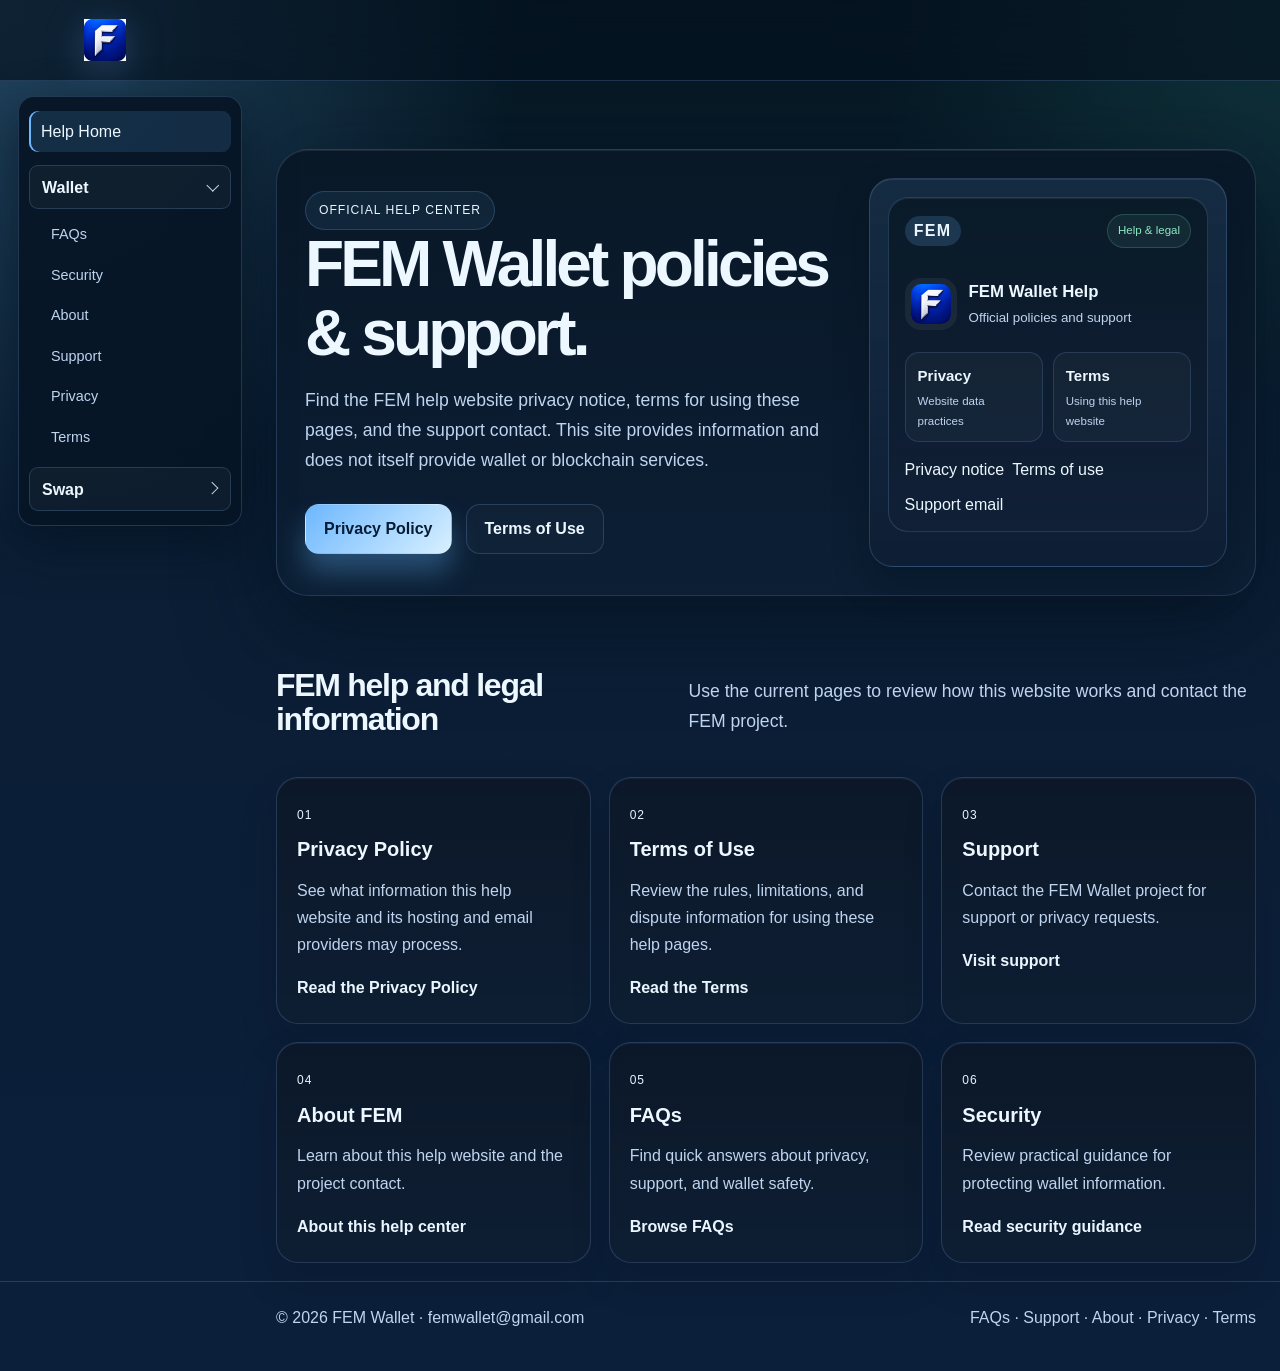
<file: index.html>
<!doctype html>
<html lang="en">
  <head>
    <meta charset="UTF-8" />
    <meta name="viewport" content="width=device-width, initial-scale=1.0" />
    <title>FEM Wallet Help | Policies & Support</title>
    <meta name="description" content="Official FEM Wallet help website with privacy information, terms of use, and support contact details." />
    <link rel="canonical" href="https://help.femchain.online/" />
    <link rel="stylesheet" href="styles.css" />
  </head>
  <body>
    <header class="site-header">
      <div class="container header-inner">
        <a href="index.html" class="brand" aria-label="FEM Wallet home">
          <img src="fem_image.png" alt="FEM Wallet logo" class="brand-logo" />
        </a>

        <nav class="main-nav" aria-label="Help and FEM Swap navigation">
          <a class="nav-home" href="index.html" aria-current="page">Help Home</a>
          <details class="nav-group" name="main-menu" open>
            <summary>Wallet</summary>
            <div class="nav-submenu"><a href="faq.html">FAQs</a><a href="security.html">Security</a><a href="about.html">About</a><a href="support.html">Support</a><a href="privacy-policy.html">Privacy</a><a href="terms-of-service.html">Terms</a></div>
          </details>
          <details class="nav-group nav-group--swap" name="main-menu">
            <summary>Swap</summary>
            <div class="nav-submenu"><a href="https://swap.femchain.online/">Open Swap</a><a href="femswap-faq.html">FAQs</a><a href="femswap-support.html">Support</a><a href="femswap-privacy-policy.html">Privacy</a><a href="femswap-terms.html">Terms</a></div>
          </details>
        </nav>
      </div>
    </header>

    <main>
      <section class="hero">
        <div class="container app-shell">
          <div class="hero-grid">
            <div>
              <span class="eyebrow">Official Help Center</span>
              <h1>FEM Wallet policies & support.</h1>
              <p class="lead">
                Find the FEM help website privacy notice, terms for using these pages, and the support contact.
                This site provides information and does not itself provide wallet or blockchain services.
              </p>

              <div class="hero-actions">
                <a class="button primary" href="privacy-policy.html">Privacy Policy</a>
                <a class="button secondary" href="terms-of-service.html">Terms of Use</a>
              </div>
            </div>

            <aside class="feature-panel" aria-label="FEM help and legal links">
              <div class="app-dashboard-card">
                <div class="dashboard-header">
                  <span class="mini-badge">FEM</span>
                  <span class="status-pill">Help & legal</span>
                </div>

                <div class="brand-stack">
                  <img src="fem_image.png" alt="FEM Wallet logo" class="mini-brand-logo" />
                  <div>
                    <strong>FEM Wallet Help</strong>
                    <small>Official policies and support</small>
                  </div>
                </div>

                <div class="security-strip">
                  <div>
                    <strong>Privacy</strong>
                    <span>Website data practices</span>
                  </div>
                  <div>
                    <strong>Terms</strong>
                    <span>Using this help website</span>
                  </div>
                </div>

                <div class="trust-row">
                  <a href="privacy-policy.html">Privacy notice</a>
                  <a href="terms-of-service.html">Terms of use</a>
                  <a href="mailto:femwallet@gmail.com">Support email</a>
                </div>
              </div>
            </aside>
          </div>
        </div>
      </section>

      <section class="section">
        <div class="container">
          <div class="section-head">
            <h2>FEM help and legal information</h2>
            <p class="lead">Use the current pages to review how this website works and contact the FEM project.</p>
          </div>

          <div class="cards">
            <article class="card">
              <span class="index">01</span>
              <h3>Privacy Policy</h3>
              <p>See what information this help website and its hosting and email providers may process.</p>
              <a href="privacy-policy.html">Read the Privacy Policy</a>
            </article>

            <article class="card">
              <span class="index">02</span>
              <h3>Terms of Use</h3>
              <p>Review the rules, limitations, and dispute information for using these help pages.</p>
              <a href="terms-of-service.html">Read the Terms</a>
            </article>

            <article class="card">
              <span class="index">03</span>
              <h3>Support</h3>
              <p>Contact the FEM Wallet project for support or privacy requests.</p>
              <a href="support.html">Visit support</a>
            </article>

            <article class="card">
              <span class="index">04</span>
              <h3>About FEM</h3>
              <p>Learn about this help website and the project contact.</p>
              <a href="about.html">About this help center</a>
            </article>

            <article class="card">
              <span class="index">05</span>
              <h3>FAQs</h3>
              <p>Find quick answers about privacy, support, and wallet safety.</p>
              <a href="faq.html">Browse FAQs</a>
            </article>

            <article class="card">
              <span class="index">06</span>
              <h3>Security</h3>
              <p>Review practical guidance for protecting wallet information.</p>
              <a href="security.html">Read security guidance</a>
            </article>
          </div>
        </div>
      </section>
    </main>

    <footer class="footer">
      <div class="container footer-inner">
        <div>© 2026 FEM Wallet · <a href="mailto:femwallet@gmail.com">femwallet@gmail.com</a></div>
        <div><a href="faq.html">FAQs</a> · <a href="support.html">Support</a> · <a href="about.html">About</a> · <a href="privacy-policy.html">Privacy</a> · <a href="terms-of-service.html">Terms</a></div>
      </div>
    </footer>
  </body>
</html>
</file>
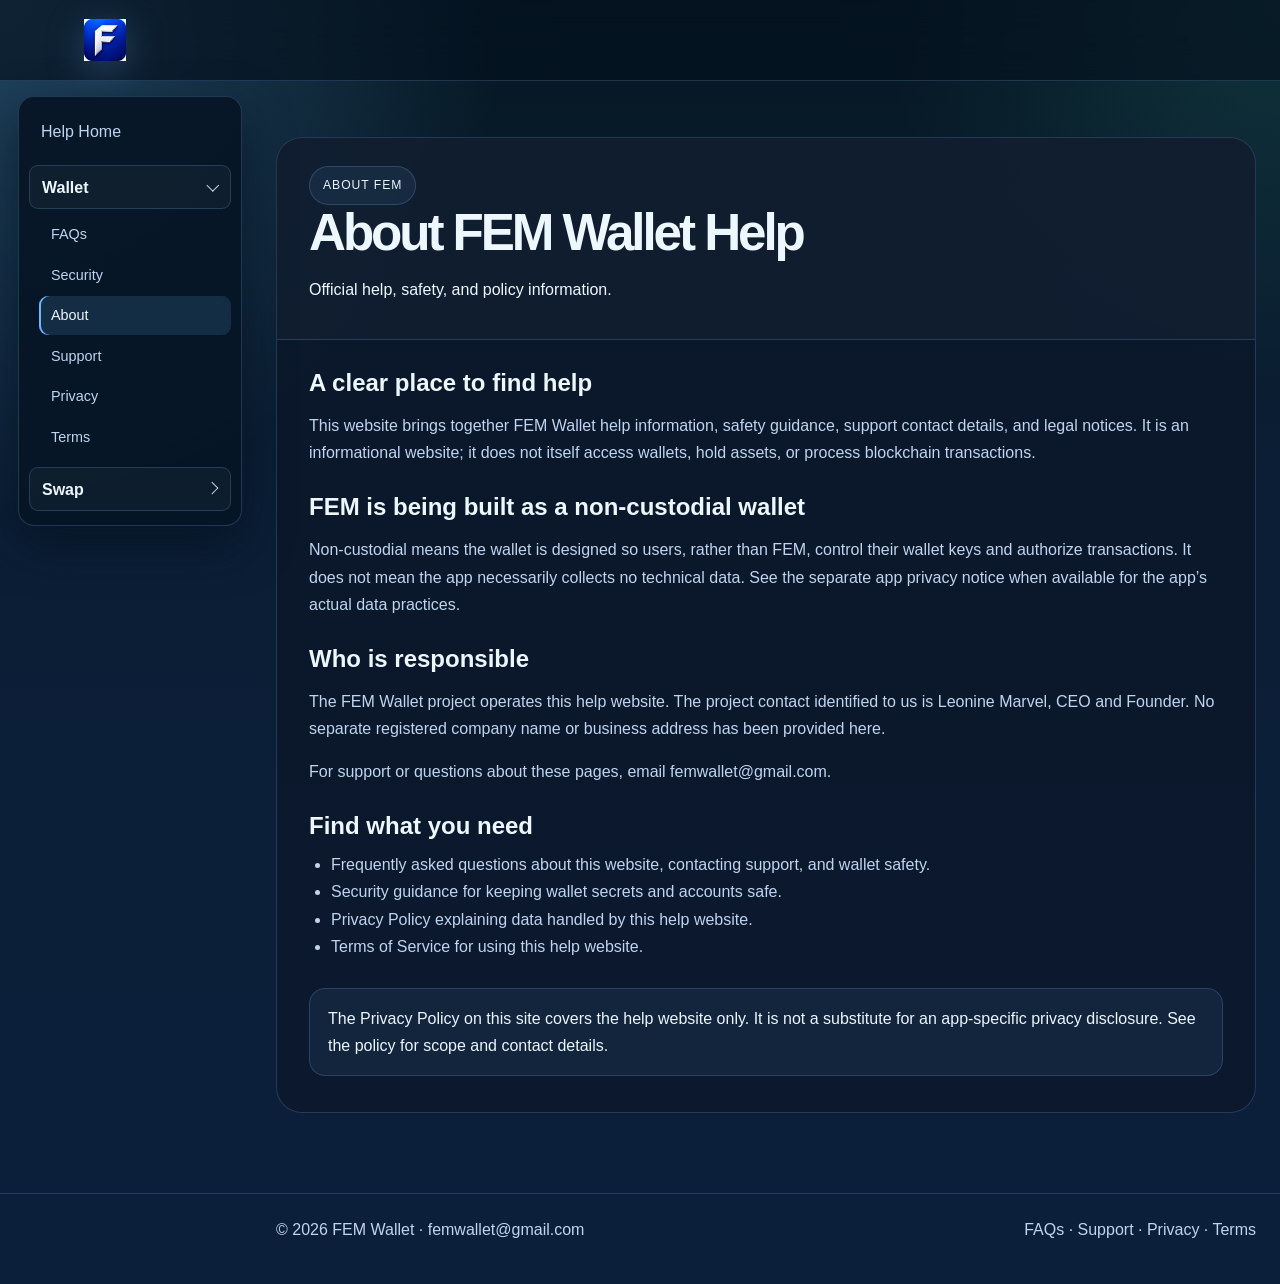
<file: about.html>
<!doctype html>
<html lang="en">
  <head>
    <meta charset="UTF-8" />
    <meta name="viewport" content="width=device-width, initial-scale=1.0" />
    <title>About FEM Wallet Help | FEM</title>
    <meta name="description" content="Learn about the FEM Wallet help website, its purpose, project contact, and how to find official policy and support information." />
    <link rel="canonical" href="https://help.femchain.online/about.html" />
    <link rel="stylesheet" href="styles.css" />
  </head>
  <body>
    <header class="site-header">
      <div class="container header-inner">
        <a href="index.html" class="brand" aria-label="FEM Wallet help home"><img src="fem_image.png" alt="FEM Wallet logo" class="brand-logo" /></a>
        <nav class="main-nav" aria-label="Help and FEM Swap navigation">
          <a class="nav-home" href="index.html">Help Home</a>
          <details class="nav-group" name="main-menu" open>
            <summary>Wallet</summary>
            <div class="nav-submenu"><a href="faq.html">FAQs</a><a href="security.html">Security</a><a href="about.html" aria-current="page">About</a><a href="support.html">Support</a><a href="privacy-policy.html">Privacy</a><a href="terms-of-service.html">Terms</a></div>
          </details>
          <details class="nav-group nav-group--swap" name="main-menu">
            <summary>Swap</summary>
            <div class="nav-submenu"><a href="https://swap.femchain.online/">Open Swap</a><a href="femswap-faq.html">FAQs</a><a href="femswap-support.html">Support</a><a href="femswap-privacy-policy.html">Privacy</a><a href="femswap-terms.html">Terms</a></div>
          </details>
        </nav>
      </div>
    </header>

    <main class="page-shell">
      <div class="container">
        <article class="legal-wrap">
          <header class="legal-hero"><span class="eyebrow">About FEM</span><h1>About FEM Wallet Help</h1><p>Official help, safety, and policy information.</p></header>
          <div class="legal-body">
            <section>
              <h2>A clear place to find help</h2>
              <p>This website brings together FEM Wallet help information, safety guidance, support contact details, and legal notices. It is an informational website; it does not itself access wallets, hold assets, or process blockchain transactions.</p>
            </section>
            <section>
              <h2>FEM is being built as a non-custodial wallet</h2>
              <p>Non-custodial means the wallet is designed so users, rather than FEM, control their wallet keys and authorize transactions. It does not mean the app necessarily collects no technical data. See the separate app privacy notice when available for the app’s actual data practices.</p>
            </section>
            <section>
              <h2>Who is responsible</h2>
              <p>The FEM Wallet project operates this help website. The project contact identified to us is Leonine Marvel, CEO and Founder. No separate registered company name or business address has been provided here.</p>
              <p>For support or questions about these pages, email <a href="mailto:femwallet@gmail.com">femwallet@gmail.com</a>.</p>
            </section>
            <section>
              <h2>Find what you need</h2>
              <ul>
                <li><a href="faq.html">Frequently asked questions</a> about this website, contacting support, and wallet safety.</li>
                <li><a href="security.html">Security guidance</a> for keeping wallet secrets and accounts safe.</li>
                <li><a href="privacy-policy.html">Privacy Policy</a> explaining data handled by this help website.</li>
                <li><a href="terms-of-service.html">Terms of Service</a> for using this help website.</li>
              </ul>
            </section>
            <div class="note">The Privacy Policy on this site covers the help website only. It is not a substitute for an app-specific privacy disclosure. See the policy for scope and contact details.</div>
          </div>
        </article>
      </div>
    </main>

    <footer class="footer"><div class="container footer-inner"><div>© 2026 FEM Wallet · <a href="mailto:femwallet@gmail.com">femwallet@gmail.com</a></div><div><a href="faq.html">FAQs</a> · <a href="support.html">Support</a> · <a href="privacy-policy.html">Privacy</a> · <a href="terms-of-service.html">Terms</a></div></div></footer>
  </body>
</html>
</file>
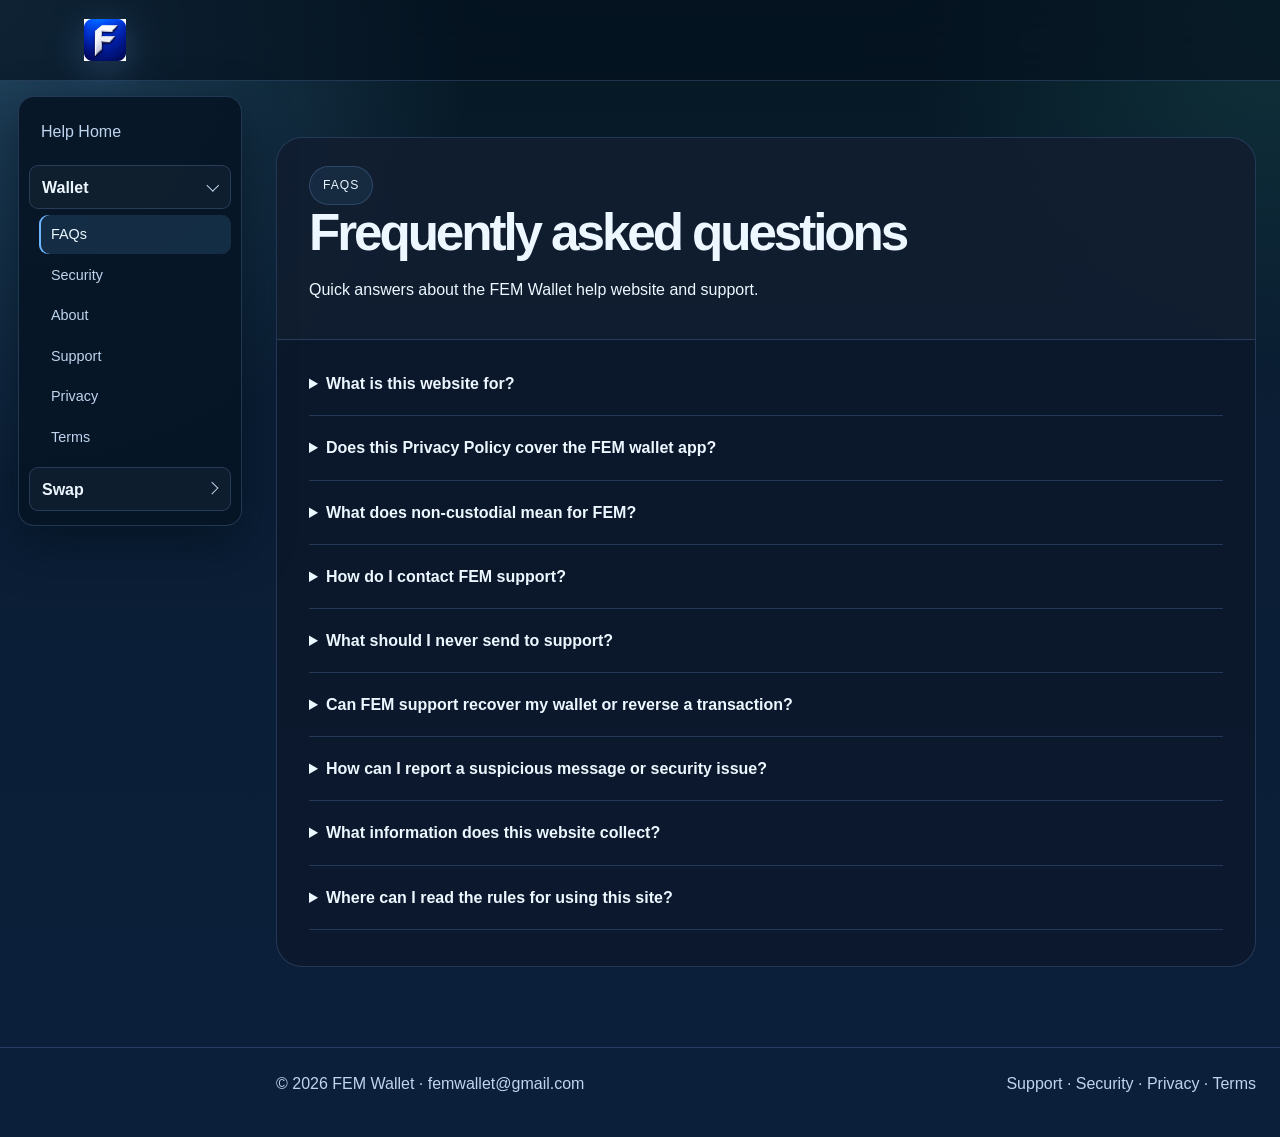
<file: faq.html>
<!doctype html>
<html lang="en">
  <head>
    <meta charset="UTF-8" />
    <meta name="viewport" content="width=device-width, initial-scale=1.0" />
    <title>FEM Wallet Help FAQs | Common Questions</title>
    <meta name="description" content="Answers to common questions about the FEM Wallet help website, contacting support, privacy, and wallet safety." />
    <link rel="canonical" href="https://help.femchain.online/faq.html" />
    <link rel="stylesheet" href="styles.css" />
  </head>
  <body>
    <header class="site-header">
      <div class="container header-inner">
        <a href="index.html" class="brand" aria-label="FEM Wallet help home"><img src="fem_image.png" alt="FEM Wallet logo" class="brand-logo" /></a>
        <nav class="main-nav" aria-label="Help and FEM Swap navigation">
          <a class="nav-home" href="index.html">Help Home</a>
          <details class="nav-group" name="main-menu" open>
            <summary>Wallet</summary>
            <div class="nav-submenu"><a href="faq.html" aria-current="page">FAQs</a><a href="security.html">Security</a><a href="about.html">About</a><a href="support.html">Support</a><a href="privacy-policy.html">Privacy</a><a href="terms-of-service.html">Terms</a></div>
          </details>
          <details class="nav-group nav-group--swap" name="main-menu">
            <summary>Swap</summary>
            <div class="nav-submenu"><a href="https://swap.femchain.online/">Open Swap</a><a href="femswap-faq.html">FAQs</a><a href="femswap-support.html">Support</a><a href="femswap-privacy-policy.html">Privacy</a><a href="femswap-terms.html">Terms</a></div>
          </details>
        </nav>
      </div>
    </header>

    <main class="page-shell">
      <div class="container">
        <article class="legal-wrap">
          <header class="legal-hero"><span class="eyebrow">FAQs</span><h1>Frequently asked questions</h1><p>Quick answers about the FEM Wallet help website and support.</p></header>
          <div class="legal-body faq-list">
            <details><summary>What is this website for?</summary><p>This is FEM Wallet’s informational help website. It provides support contact details, safety guidance, and legal notices. It does not itself access wallets or process blockchain transactions.</p></details>
            <details><summary>Does this Privacy Policy cover the FEM wallet app?</summary><p>No. The <a href="privacy-policy.html">Privacy Policy</a> on this website describes this help website only. App users should be given a separate policy that accurately reflects the app’s data collection, SDKs, permissions, and service providers.</p></details>
            <details><summary>What does non-custodial mean for FEM?</summary><p>FEM is being built as a non-custodial wallet: users, rather than FEM, are intended to control their wallet keys and authorize transactions. Non-custodial does not by itself mean the app collects no technical data; consult the app’s own privacy notice for its actual practices.</p></details>
            <details><summary>How do I contact FEM support?</summary><p>Email <a href="mailto:femwallet@gmail.com">femwallet@gmail.com</a>. For an app issue, include the app version, device and operating system, and relevant non-sensitive error details.</p></details>
            <details><summary>What should I never send to support?</summary><p>Never send a recovery phrase, private key, wallet password, one-time code, or remote-access credentials. See the <a href="security.html">security guidance</a>.</p></details>
            <details><summary>Can FEM support recover my wallet or reverse a transaction?</summary><p>FEM is being built as a non-custodial wallet, so support should not need your recovery phrase or private key and cannot use this help website to access your wallet. Recovery options depend on the wallet’s actual setup. Confirmed blockchain transactions are generally difficult or impossible to reverse; check the relevant network and app guidance.</p></details>
            <details><summary>How can I report a suspicious message or security issue?</summary><p>Email <a href="mailto:femwallet@gmail.com?subject=FEM%20Security%20Report">femwallet@gmail.com</a> with a description and relevant public links or transaction details. Never include wallet secrets. FEM has not published a dedicated disclosure program or response-time guarantee.</p></details>
            <details><summary>What information does this website collect?</summary><p>Hosting providers may process technical request and security information, and the support mailbox receives information you choose to email. The site currently has no contact form or analytics script. See the <a href="privacy-policy.html">Privacy Policy</a> for details.</p></details>
            <details><summary>Where can I read the rules for using this site?</summary><p>Read the <a href="terms-of-service.html">Terms of Service</a>. These terms cover the help website, not a separate wallet app or third-party service.</p></details>
          </div>
        </article>
      </div>
    </main>

    <footer class="footer"><div class="container footer-inner"><div>© 2026 FEM Wallet · <a href="mailto:femwallet@gmail.com">femwallet@gmail.com</a></div><div><a href="support.html">Support</a> · <a href="security.html">Security</a> · <a href="privacy-policy.html">Privacy</a> · <a href="terms-of-service.html">Terms</a></div></div></footer>
  </body>
</html>
</file>
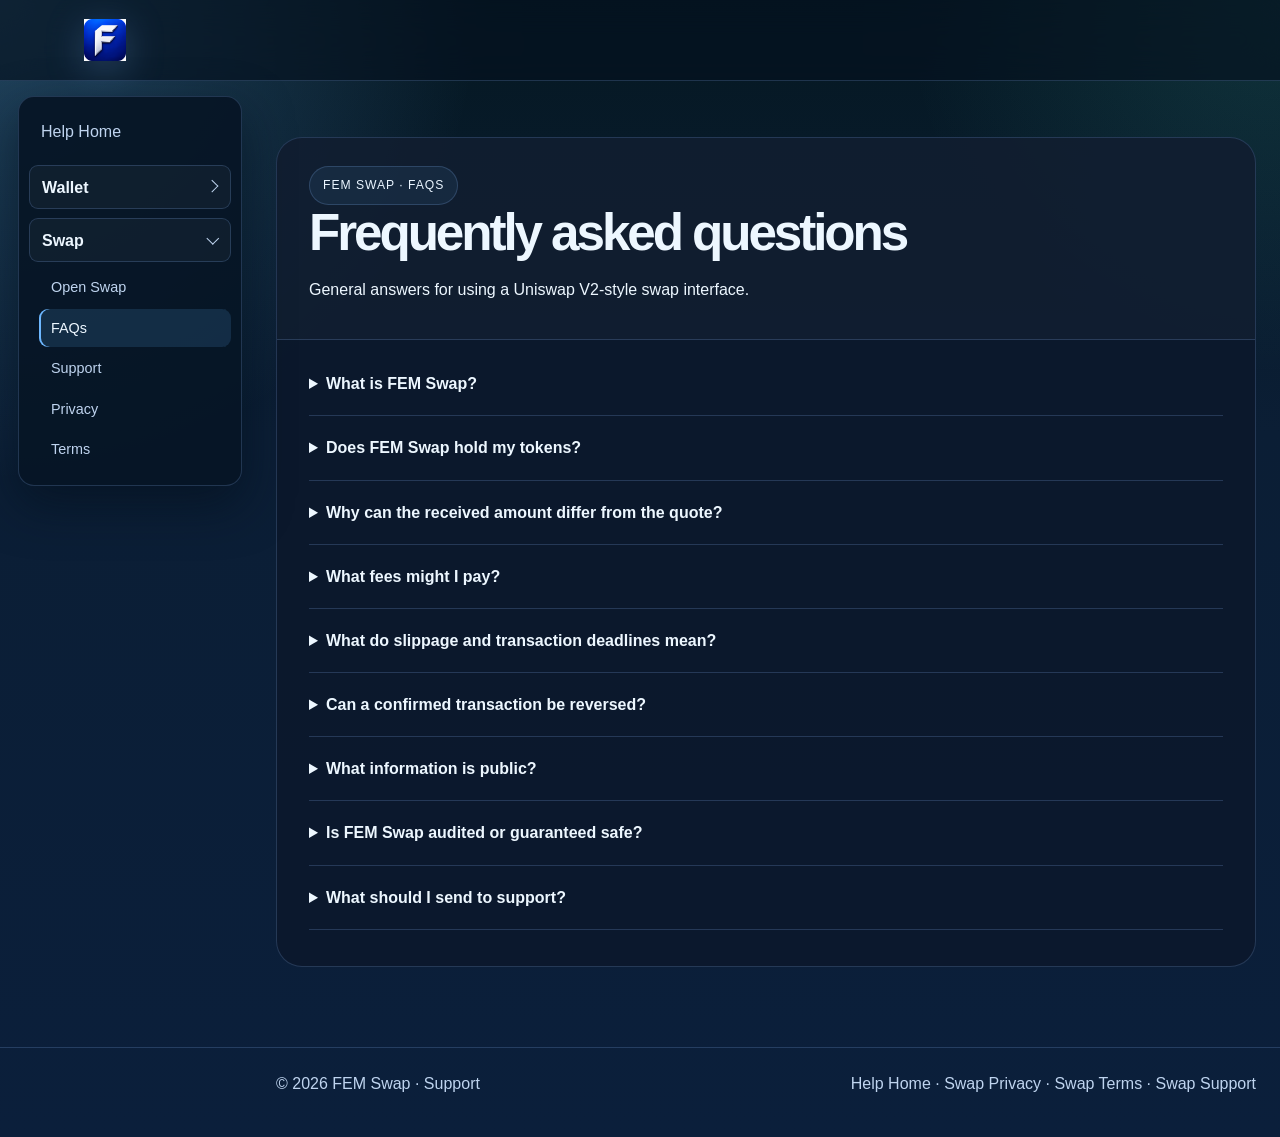
<file: femswap-faq.html>
<!doctype html>
<html lang="en">
  <head>
    <meta charset="UTF-8" />
    <meta name="viewport" content="width=device-width, initial-scale=1.0" />
    <title>FEM Swap FAQs</title>
    <meta name="description" content="Frequently asked questions about FEM Swap, wallet connections, swaps, fees, privacy, and safety." />
    <link rel="canonical" href="https://help.femchain.online/femswap-faq.html" />
    <link rel="stylesheet" href="styles.css" />
  </head>
  <body>
    <header class="site-header">
      <div class="container header-inner">
        <a href="index.html" class="brand" aria-label="FEM Wallet help home"><img src="fem_image.png" alt="FEM Wallet logo" class="brand-logo" /></a>
        <nav class="main-nav" aria-label="Help and FEM Swap navigation">
          <a class="nav-home" href="index.html">Help Home</a>
          <details class="nav-group" name="main-menu">
            <summary>Wallet</summary>
            <div class="nav-submenu"><a href="faq.html">FAQs</a><a href="security.html">Security</a><a href="about.html">About</a><a href="support.html">Support</a><a href="privacy-policy.html">Privacy</a><a href="terms-of-service.html">Terms</a></div>
          </details>
          <details class="nav-group nav-group--swap" name="main-menu" open>
            <summary>Swap</summary>
            <div class="nav-submenu"><a href="https://swap.femchain.online/">Open Swap</a><a href="femswap-faq.html" aria-current="page">FAQs</a><a href="femswap-support.html">Support</a><a href="femswap-privacy-policy.html">Privacy</a><a href="femswap-terms.html">Terms</a></div>
          </details>
        </nav>
      </div>
    </header>
    <main class="page-shell">
      <div class="container">
        <article class="legal-wrap">
          <header class="legal-hero"><span class="eyebrow">FEM Swap · FAQs</span><h1>Frequently asked questions</h1><p>General answers for using a Uniswap V2-style swap interface.</p></header>
          <div class="legal-body faq-list">
            <details><summary>What is FEM Swap?</summary><p>FEM Swap is a web interface based on a fork of Uniswap V2. The upstream V2 design uses token-pair pools and constant-product pricing, but FEM’s own contracts, supported networks, tokens, and changes may differ. See the <a href="https://github.com/Uniswap/docs/blob/1c7597d73be0e9a3a4e44aa75b8fb212b40ea136/archive/docs/contracts/v2/overview.md" target="_blank" rel="noopener noreferrer">Uniswap V2 technical overview</a> for upstream background, and verify FEM’s deployed contracts before interacting.</p></details>
            <details><summary>Does FEM Swap hold my tokens?</summary><p>A wallet-connected swap interface generally does not custody your assets; your wallet authorizes transactions. Confirm the actual behavior of the live app and never share your recovery phrase or private key with anyone.</p></details>
            <details><summary>Why can the received amount differ from the quote?</summary><p>Quotes are estimates and can change with price movements, liquidity, transaction ordering, slippage settings, network conditions, and pool or contract behavior. Review the minimum received and all transaction details in your wallet before approving.</p></details>
            <details><summary>What fees might I pay?</summary><p>A swap can involve a pool trading fee and a blockchain network gas fee. The interface or protocol may also charge a separate fee if the FEM deployment enables one. Standard Uniswap V2 pair code uses a 0.30% swap fee and the factory supports a configurable protocol-fee mechanism, but that does not establish FEM’s fee settings or recipients. Check the FEM deployment and your wallet transaction before confirming.</p></details>
            <details><summary>What do slippage and transaction deadlines mean?</summary><p>Slippage is the difference between an expected quote and the execution price as pool conditions change. The original V2 router supports a minimum-output amount and a deadline for swap calls; FEM may use different contracts, settings, or interface defaults. Review the minimum received, deadline, and transaction details in your wallet before approving.</p></details>
            <details><summary>Can a confirmed transaction be reversed?</summary><p>Blockchain transactions are generally irreversible after confirmation. Check the network, token, recipient, amount, and contract details before approving. Support cannot reverse a confirmed transaction.</p></details>
            <details><summary>What information is public?</summary><p>Wallet addresses and confirmed transactions on public blockchains can be visible to anyone using that network. Wallet providers and node or RPC services may also process technical request data. See the <a href="femswap-privacy-policy.html">FEM Swap Privacy Policy</a>; its provider details should be checked against the live app.</p></details>
            <details><summary>Is FEM Swap audited or guaranteed safe?</summary><p>A Uniswap V2 fork is not proof that FEM Swap’s code, changes, or deployments have been audited. Do not assume an audit, security guarantee, or affiliation unless FEM publishes verifiable information. Smart-contract and token risks remain.</p></details>
            <details><summary>What should I send to support?</summary><p>You may include the relevant network, public transaction hash, app/browser details, and a description of the issue. Never send a recovery phrase, private key, wallet password, or one-time code. Contact <a href="femswap-support.html">FEM Swap support</a>.</p></details>
          </div>
        </article>
      </div>
    </main>
    <footer class="footer"><div class="container footer-inner"><div>© 2026 FEM Swap · <a href="mailto:femwallet@gmail.com">Support</a></div><div><a href="index.html">Help Home</a> · <a href="femswap-privacy-policy.html">Swap Privacy</a> · <a href="femswap-terms.html">Swap Terms</a> · <a href="femswap-support.html">Swap Support</a></div></div></footer>
  </body>
</html>
</file>
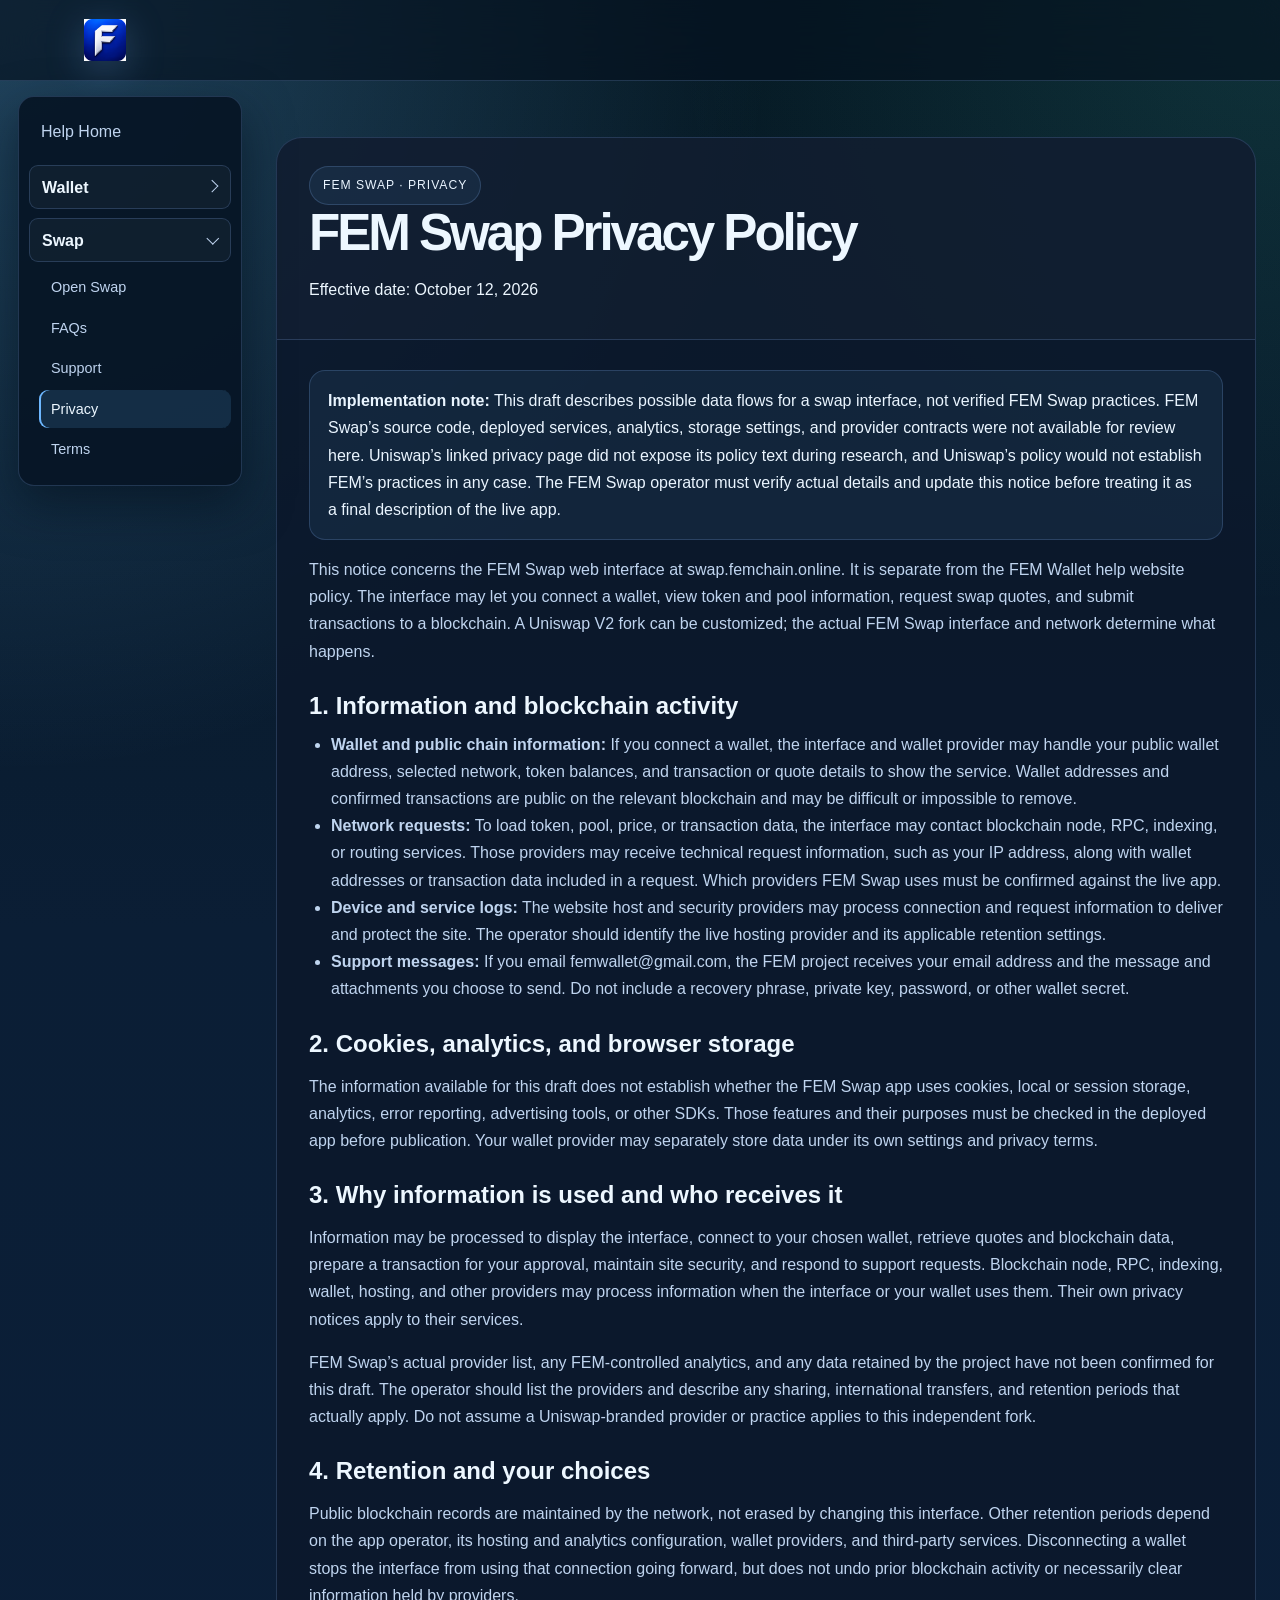
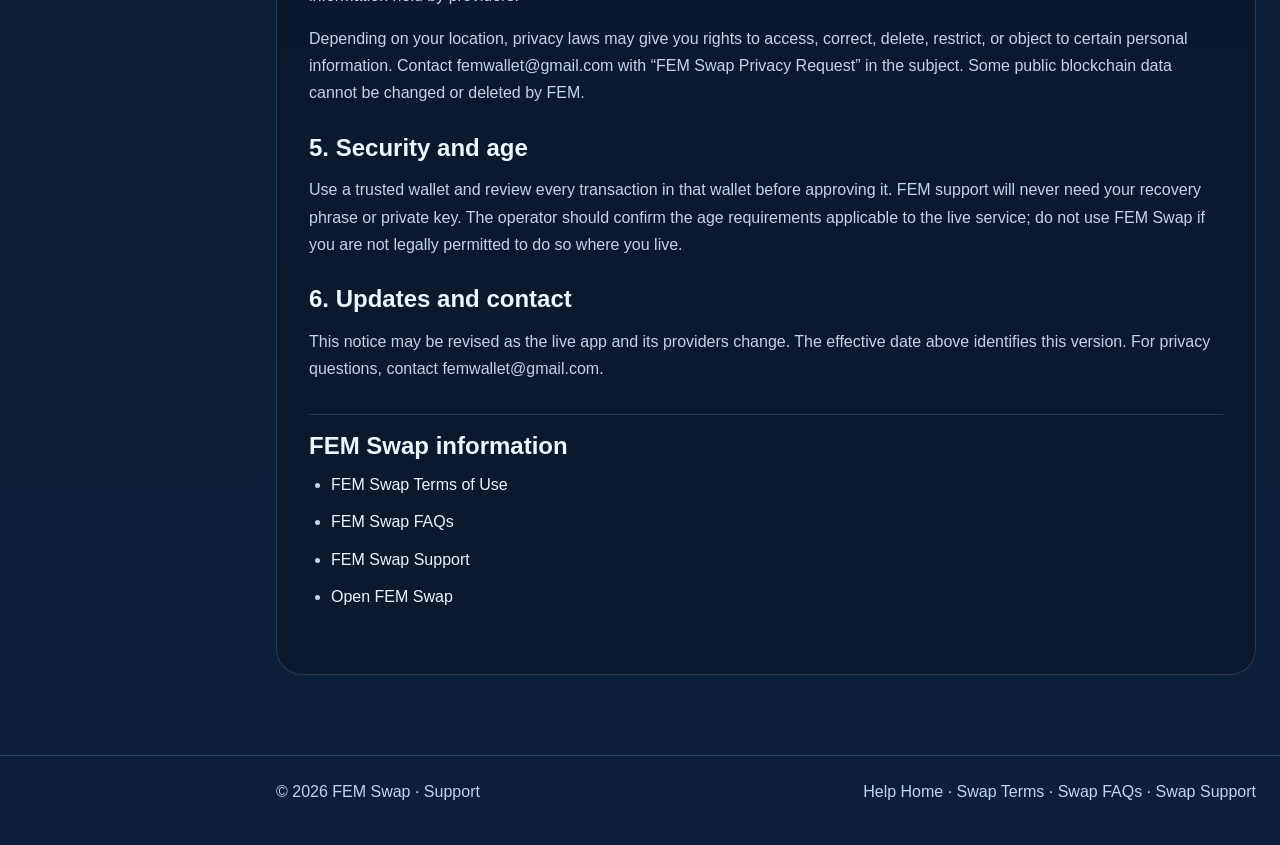
<file: femswap-privacy-policy.html>
<!doctype html>
<html lang="en">
  <head>
    <meta charset="UTF-8" />
    <meta name="viewport" content="width=device-width, initial-scale=1.0" />
    <title>FEM Swap Privacy Policy</title>
    <meta name="description" content="Privacy information for the FEM Swap interface, wallet connections, blockchain interactions, and support requests." />
    <link rel="canonical" href="https://help.femchain.online/femswap-privacy-policy.html" />
    <link rel="stylesheet" href="styles.css" />
  </head>
  <body>
    <header class="site-header">
      <div class="container header-inner">
        <a href="index.html" class="brand" aria-label="FEM Wallet help home"><img src="fem_image.png" alt="FEM Wallet logo" class="brand-logo" /></a>
        <nav class="main-nav" aria-label="Help and FEM Swap navigation">
          <a class="nav-home" href="index.html">Help Home</a>
          <details class="nav-group" name="main-menu">
            <summary>Wallet</summary>
            <div class="nav-submenu"><a href="faq.html">FAQs</a><a href="security.html">Security</a><a href="about.html">About</a><a href="support.html">Support</a><a href="privacy-policy.html">Privacy</a><a href="terms-of-service.html">Terms</a></div>
          </details>
          <details class="nav-group nav-group--swap" name="main-menu" open>
            <summary>Swap</summary>
            <div class="nav-submenu"><a href="https://swap.femchain.online/">Open Swap</a><a href="femswap-faq.html">FAQs</a><a href="femswap-support.html">Support</a><a href="femswap-privacy-policy.html" aria-current="page">Privacy</a><a href="femswap-terms.html">Terms</a></div>
          </details>
        </nav>
      </div>
    </header>
    <main class="page-shell">
      <div class="container">
        <article class="legal-wrap">
          <header class="legal-hero"><span class="eyebrow">FEM Swap · Privacy</span><h1>FEM Swap Privacy Policy</h1><p>Effective date: October 12, 2026</p></header>
          <div class="legal-body">
            <section>
              <div class="note"><strong>Implementation note:</strong> This draft describes possible data flows for a swap interface, not verified FEM Swap practices. FEM Swap’s source code, deployed services, analytics, storage settings, and provider contracts were not available for review here. Uniswap’s linked privacy page did not expose its policy text during research, and Uniswap’s policy would not establish FEM’s practices in any case. The FEM Swap operator must verify actual details and update this notice before treating it as a final description of the live app.</div>
              <p>This notice concerns the FEM Swap web interface at <a href="https://swap.femchain.online/">swap.femchain.online</a>. It is separate from the FEM Wallet help website policy. The interface may let you connect a wallet, view token and pool information, request swap quotes, and submit transactions to a blockchain. A Uniswap V2 fork can be customized; the actual FEM Swap interface and network determine what happens.</p>
            </section>
            <section>
              <h2>1. Information and blockchain activity</h2>
              <ul>
                <li><strong>Wallet and public chain information:</strong> If you connect a wallet, the interface and wallet provider may handle your public wallet address, selected network, token balances, and transaction or quote details to show the service. Wallet addresses and confirmed transactions are public on the relevant blockchain and may be difficult or impossible to remove.</li>
                <li><strong>Network requests:</strong> To load token, pool, price, or transaction data, the interface may contact blockchain node, RPC, indexing, or routing services. Those providers may receive technical request information, such as your IP address, along with wallet addresses or transaction data included in a request. Which providers FEM Swap uses must be confirmed against the live app.</li>
                <li><strong>Device and service logs:</strong> The website host and security providers may process connection and request information to deliver and protect the site. The operator should identify the live hosting provider and its applicable retention settings.</li>
                <li><strong>Support messages:</strong> If you email <a href="mailto:femwallet@gmail.com">femwallet@gmail.com</a>, the FEM project receives your email address and the message and attachments you choose to send. Do not include a recovery phrase, private key, password, or other wallet secret.</li>
              </ul>
            </section>
            <section>
              <h2>2. Cookies, analytics, and browser storage</h2>
              <p>The information available for this draft does not establish whether the FEM Swap app uses cookies, local or session storage, analytics, error reporting, advertising tools, or other SDKs. Those features and their purposes must be checked in the deployed app before publication. Your wallet provider may separately store data under its own settings and privacy terms.</p>
            </section>
            <section>
              <h2>3. Why information is used and who receives it</h2>
              <p>Information may be processed to display the interface, connect to your chosen wallet, retrieve quotes and blockchain data, prepare a transaction for your approval, maintain site security, and respond to support requests. Blockchain node, RPC, indexing, wallet, hosting, and other providers may process information when the interface or your wallet uses them. Their own privacy notices apply to their services.</p>
              <p>FEM Swap’s actual provider list, any FEM-controlled analytics, and any data retained by the project have not been confirmed for this draft. The operator should list the providers and describe any sharing, international transfers, and retention periods that actually apply. Do not assume a Uniswap-branded provider or practice applies to this independent fork.</p>
            </section>
            <section>
              <h2>4. Retention and your choices</h2>
              <p>Public blockchain records are maintained by the network, not erased by changing this interface. Other retention periods depend on the app operator, its hosting and analytics configuration, wallet providers, and third-party services. Disconnecting a wallet stops the interface from using that connection going forward, but does not undo prior blockchain activity or necessarily clear information held by providers.</p>
              <p>Depending on your location, privacy laws may give you rights to access, correct, delete, restrict, or object to certain personal information. Contact <a href="mailto:femwallet@gmail.com">femwallet@gmail.com</a> with “FEM Swap Privacy Request” in the subject. Some public blockchain data cannot be changed or deleted by FEM.</p>
            </section>
            <section>
              <h2>5. Security and age</h2>
              <p>Use a trusted wallet and review every transaction in that wallet before approving it. FEM support will never need your recovery phrase or private key. The operator should confirm the age requirements applicable to the live service; do not use FEM Swap if you are not legally permitted to do so where you live.</p>
            </section>
            <section>
              <h2>6. Updates and contact</h2>
              <p>This notice may be revised as the live app and its providers change. The effective date above identifies this version. For privacy questions, contact <a href="mailto:femwallet@gmail.com">femwallet@gmail.com</a>.</p>
            </section>
            <section class="related-box" aria-label="Related FEM Swap pages">
              <h2>FEM Swap information</h2>
              <ul class="related-list"><li><a href="femswap-terms.html">FEM Swap Terms of Use</a></li><li><a href="femswap-faq.html">FEM Swap FAQs</a></li><li><a href="femswap-support.html">FEM Swap Support</a></li><li><a href="https://swap.femchain.online/">Open FEM Swap</a></li></ul>
            </section>
          </div>
        </article>
      </div>
    </main>
    <footer class="footer"><div class="container footer-inner"><div>© 2026 FEM Swap · <a href="mailto:femwallet@gmail.com">Support</a></div><div><a href="index.html">Help Home</a> · <a href="femswap-terms.html">Swap Terms</a> · <a href="femswap-faq.html">Swap FAQs</a> · <a href="femswap-support.html">Swap Support</a></div></div></footer>
  </body>
</html>
</file>
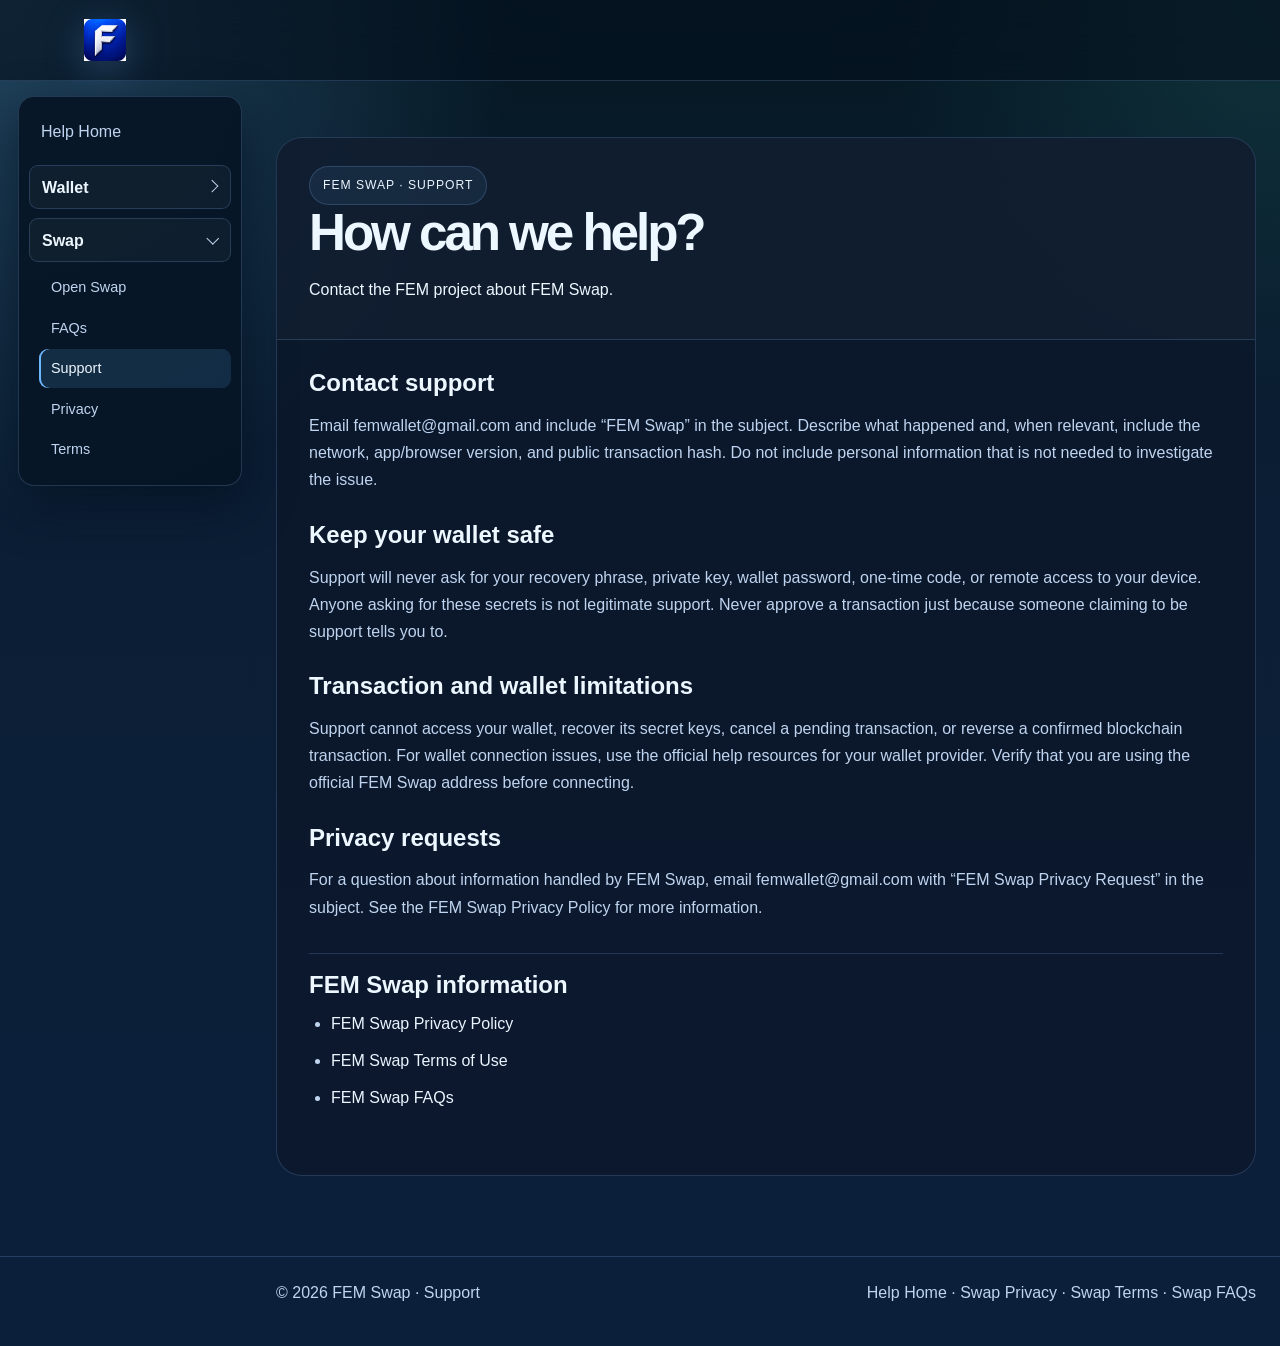
<file: femswap-support.html>
<!doctype html>
<html lang="en">
  <head>
    <meta charset="UTF-8" />
    <meta name="viewport" content="width=device-width, initial-scale=1.0" />
    <title>FEM Swap Support</title>
    <meta name="description" content="Contact FEM Swap support and learn what information to include without sharing wallet secrets." />
    <link rel="canonical" href="https://help.femchain.online/femswap-support.html" />
    <link rel="stylesheet" href="styles.css" />
  </head>
  <body>
    <header class="site-header">
      <div class="container header-inner">
        <a href="index.html" class="brand" aria-label="FEM Wallet help home"><img src="fem_image.png" alt="FEM Wallet logo" class="brand-logo" /></a>
        <nav class="main-nav" aria-label="Help and FEM Swap navigation">
          <a class="nav-home" href="index.html">Help Home</a>
          <details class="nav-group" name="main-menu">
            <summary>Wallet</summary>
            <div class="nav-submenu"><a href="faq.html">FAQs</a><a href="security.html">Security</a><a href="about.html">About</a><a href="support.html">Support</a><a href="privacy-policy.html">Privacy</a><a href="terms-of-service.html">Terms</a></div>
          </details>
          <details class="nav-group nav-group--swap" name="main-menu" open>
            <summary>Swap</summary>
            <div class="nav-submenu"><a href="https://swap.femchain.online/">Open Swap</a><a href="femswap-faq.html">FAQs</a><a href="femswap-support.html" aria-current="page">Support</a><a href="femswap-privacy-policy.html">Privacy</a><a href="femswap-terms.html">Terms</a></div>
          </details>
        </nav>
      </div>
    </header>
    <main class="page-shell">
      <div class="container">
        <article class="legal-wrap">
          <header class="legal-hero"><span class="eyebrow">FEM Swap · Support</span><h1>How can we help?</h1><p>Contact the FEM project about FEM Swap.</p></header>
          <div class="legal-body">
            <section>
              <h2>Contact support</h2>
              <p>Email <a href="mailto:femwallet@gmail.com?subject=FEM%20Swap%20Support">femwallet@gmail.com</a> and include “FEM Swap” in the subject. Describe what happened and, when relevant, include the network, app/browser version, and public transaction hash. Do not include personal information that is not needed to investigate the issue.</p>
            </section>
            <section>
              <h2>Keep your wallet safe</h2>
              <p>Support will never ask for your recovery phrase, private key, wallet password, one-time code, or remote access to your device. Anyone asking for these secrets is not legitimate support. Never approve a transaction just because someone claiming to be support tells you to.</p>
            </section>
            <section>
              <h2>Transaction and wallet limitations</h2>
              <p>Support cannot access your wallet, recover its secret keys, cancel a pending transaction, or reverse a confirmed blockchain transaction. For wallet connection issues, use the official help resources for your wallet provider. Verify that you are using <a href="https://swap.femchain.online/">the official FEM Swap address</a> before connecting.</p>
            </section>
            <section>
              <h2>Privacy requests</h2>
              <p>For a question about information handled by FEM Swap, email <a href="mailto:femwallet@gmail.com?subject=FEM%20Swap%20Privacy%20Request">femwallet@gmail.com</a> with “FEM Swap Privacy Request” in the subject. See the <a href="femswap-privacy-policy.html">FEM Swap Privacy Policy</a> for more information.</p>
            </section>
            <section class="related-box" aria-label="Related FEM Swap pages">
              <h2>FEM Swap information</h2>
              <ul class="related-list"><li><a href="femswap-privacy-policy.html">FEM Swap Privacy Policy</a></li><li><a href="femswap-terms.html">FEM Swap Terms of Use</a></li><li><a href="femswap-faq.html">FEM Swap FAQs</a></li></ul>
            </section>
          </div>
        </article>
      </div>
    </main>
    <footer class="footer"><div class="container footer-inner"><div>© 2026 FEM Swap · <a href="mailto:femwallet@gmail.com">Support</a></div><div><a href="index.html">Help Home</a> · <a href="femswap-privacy-policy.html">Swap Privacy</a> · <a href="femswap-terms.html">Swap Terms</a> · <a href="femswap-faq.html">Swap FAQs</a></div></div></footer>
  </body>
</html>
</file>
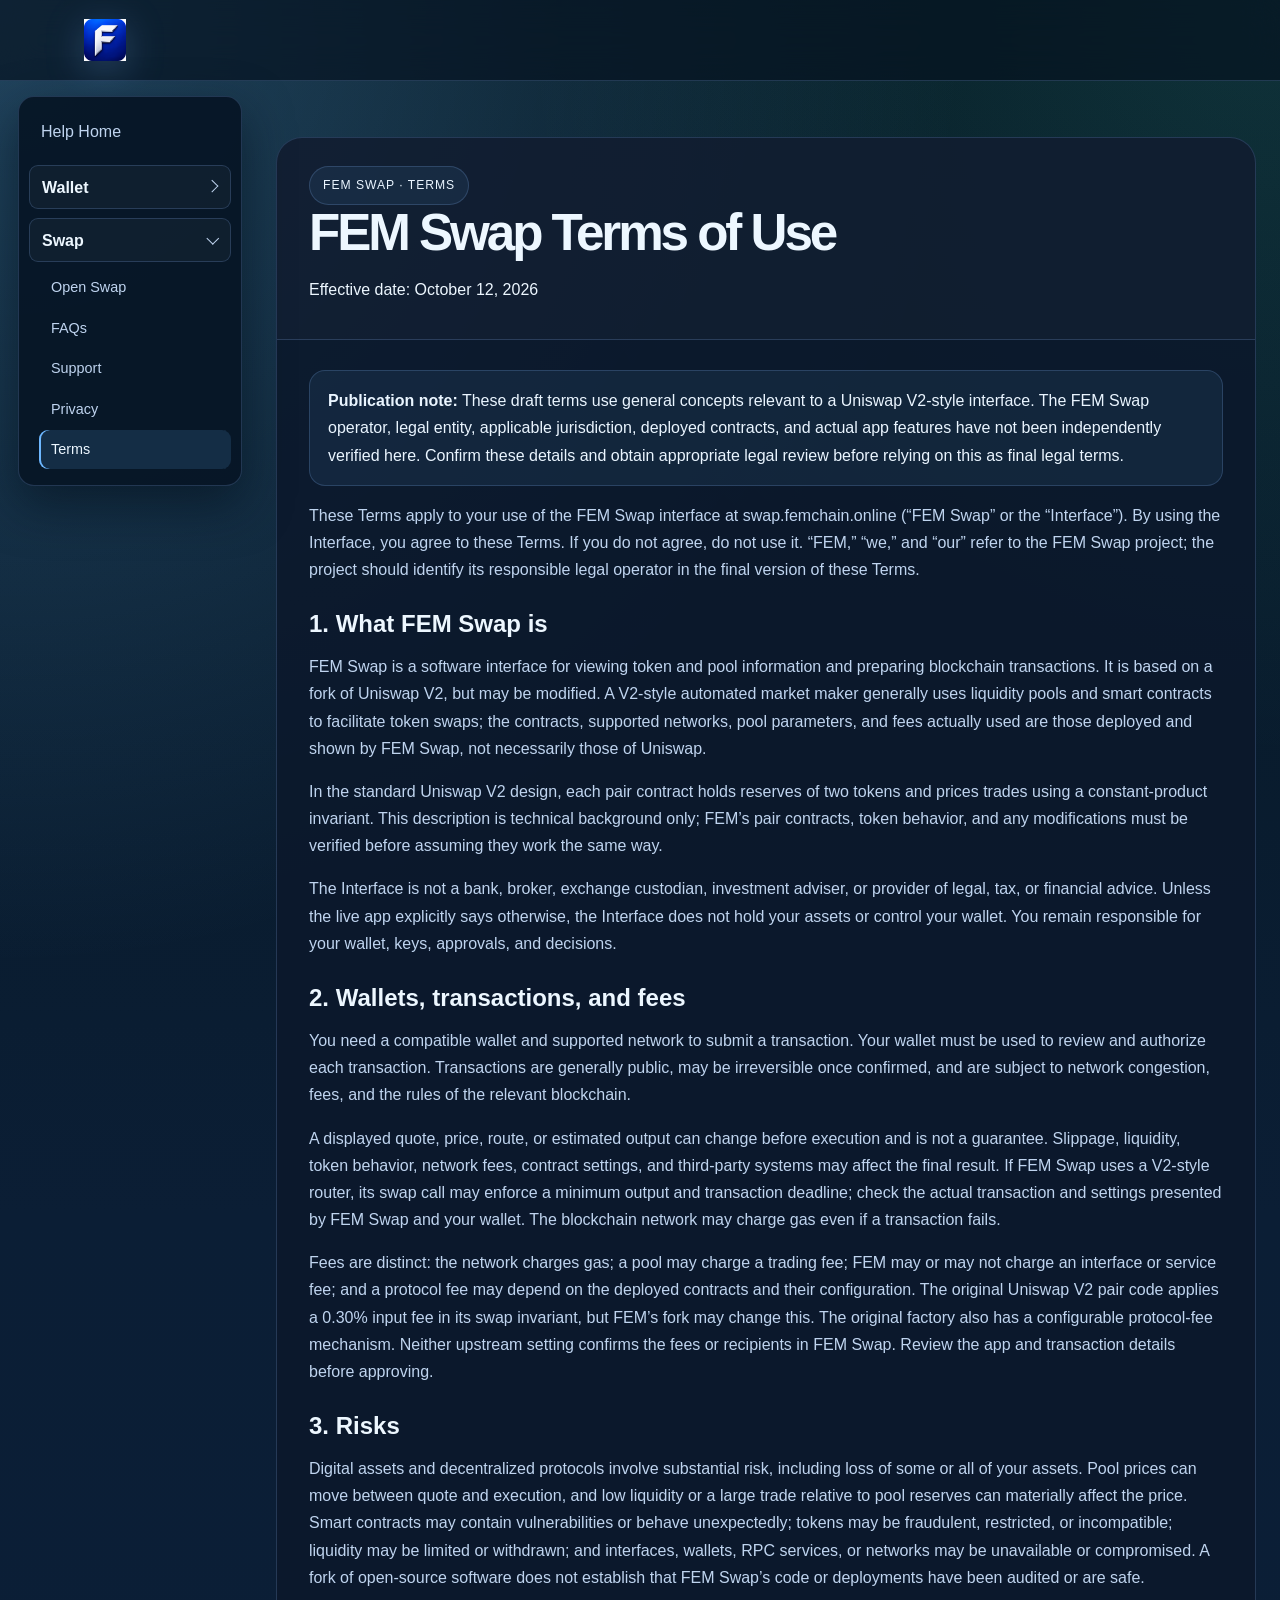
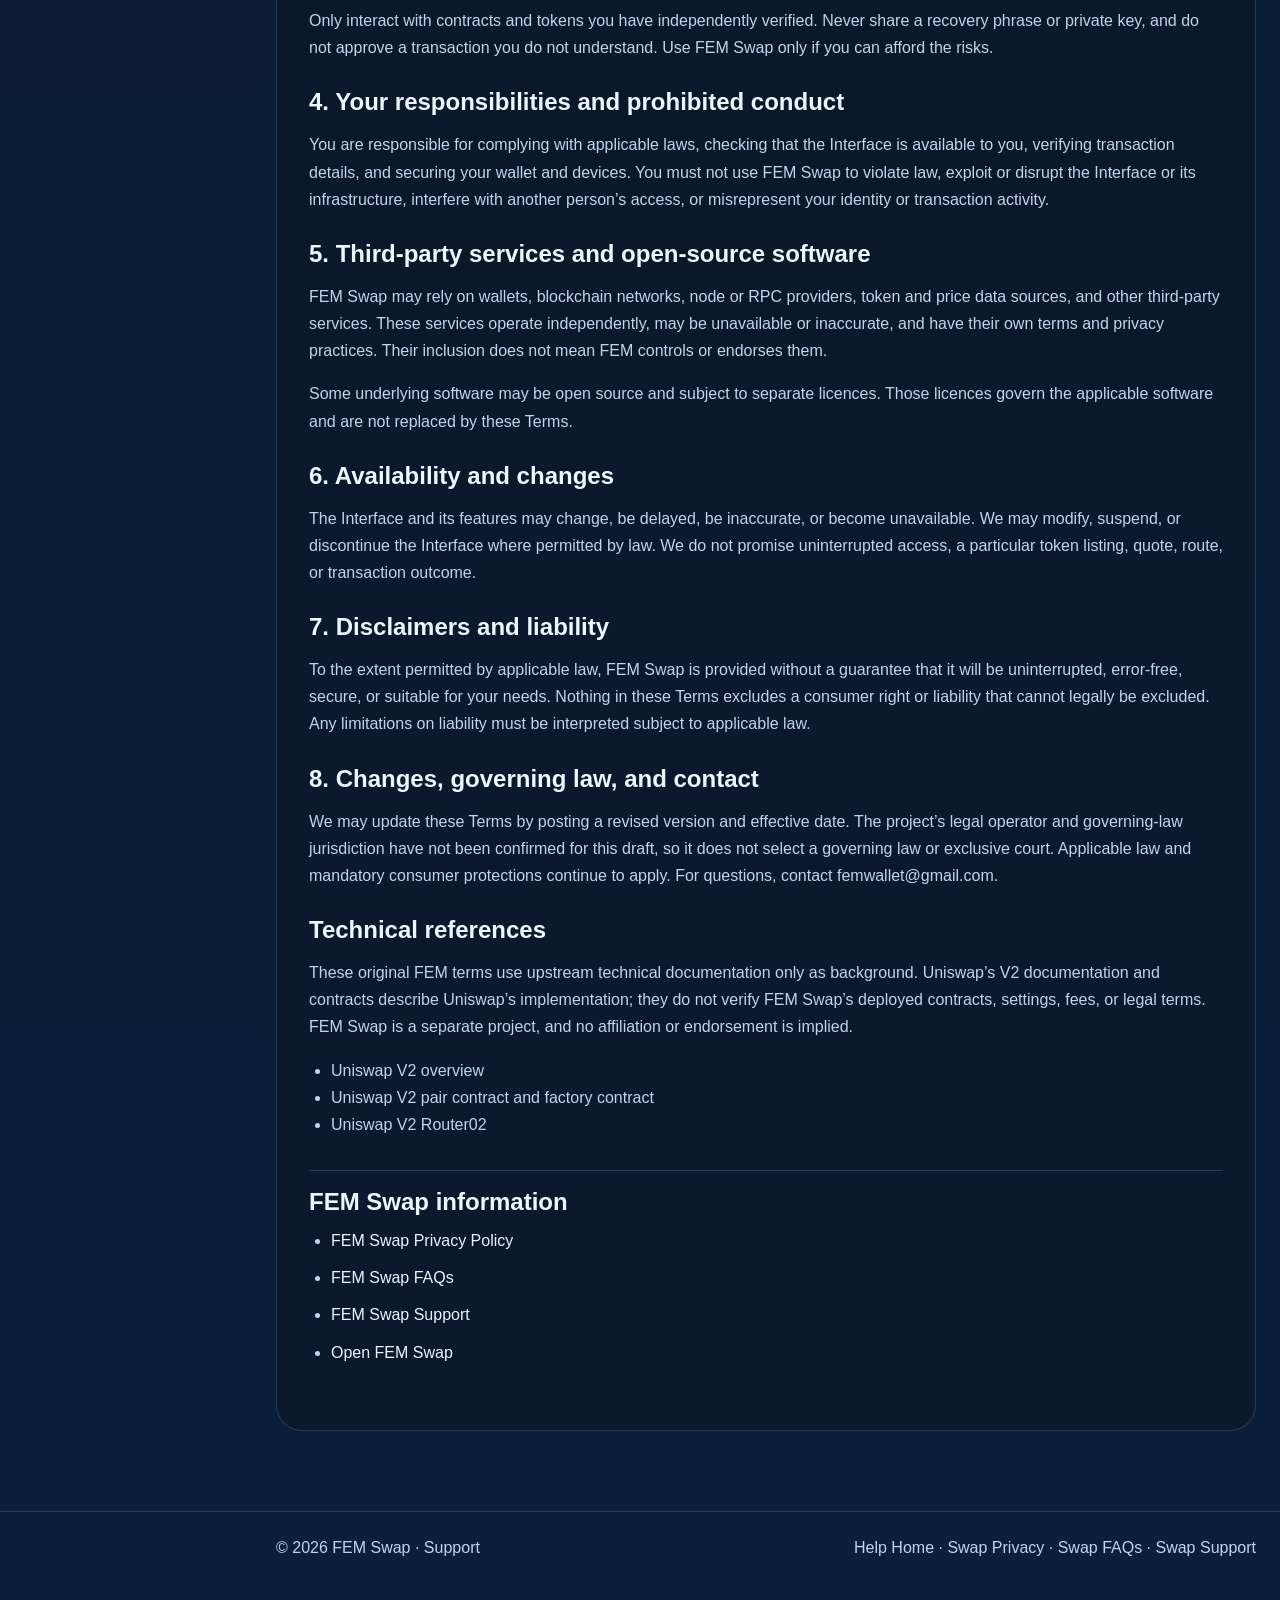
<file: femswap-terms.html>
<!doctype html>
<html lang="en">
  <head>
    <meta charset="UTF-8" />
    <meta name="viewport" content="width=device-width, initial-scale=1.0" />
    <title>FEM Swap Terms of Use</title>
    <meta name="description" content="Terms and important risk information for using the FEM Swap interface." />
    <link rel="canonical" href="https://help.femchain.online/femswap-terms.html" />
    <link rel="stylesheet" href="styles.css" />
  </head>
  <body>
    <header class="site-header">
      <div class="container header-inner">
        <a href="index.html" class="brand" aria-label="FEM Wallet help home"><img src="fem_image.png" alt="FEM Wallet logo" class="brand-logo" /></a>
        <nav class="main-nav" aria-label="Help and FEM Swap navigation">
          <a class="nav-home" href="index.html">Help Home</a>
          <details class="nav-group" name="main-menu">
            <summary>Wallet</summary>
            <div class="nav-submenu"><a href="faq.html">FAQs</a><a href="security.html">Security</a><a href="about.html">About</a><a href="support.html">Support</a><a href="privacy-policy.html">Privacy</a><a href="terms-of-service.html">Terms</a></div>
          </details>
          <details class="nav-group nav-group--swap" name="main-menu" open>
            <summary>Swap</summary>
            <div class="nav-submenu"><a href="https://swap.femchain.online/">Open Swap</a><a href="femswap-faq.html">FAQs</a><a href="femswap-support.html">Support</a><a href="femswap-privacy-policy.html">Privacy</a><a href="femswap-terms.html" aria-current="page">Terms</a></div>
          </details>
        </nav>
      </div>
    </header>
    <main class="page-shell">
      <div class="container">
        <article class="legal-wrap">
          <header class="legal-hero"><span class="eyebrow">FEM Swap · Terms</span><h1>FEM Swap Terms of Use</h1><p>Effective date: October 12, 2026</p></header>
          <div class="legal-body">
            <section>
              <div class="note"><strong>Publication note:</strong> These draft terms use general concepts relevant to a Uniswap V2-style interface. The FEM Swap operator, legal entity, applicable jurisdiction, deployed contracts, and actual app features have not been independently verified here. Confirm these details and obtain appropriate legal review before relying on this as final legal terms.</div>
              <p>These Terms apply to your use of the FEM Swap interface at <a href="https://swap.femchain.online/">swap.femchain.online</a> (“FEM Swap” or the “Interface”). By using the Interface, you agree to these Terms. If you do not agree, do not use it. “FEM,” “we,” and “our” refer to the FEM Swap project; the project should identify its responsible legal operator in the final version of these Terms.</p>
            </section>
            <section>
              <h2>1. What FEM Swap is</h2>
              <p>FEM Swap is a software interface for viewing token and pool information and preparing blockchain transactions. It is based on a fork of Uniswap V2, but may be modified. A V2-style automated market maker generally uses liquidity pools and smart contracts to facilitate token swaps; the contracts, supported networks, pool parameters, and fees actually used are those deployed and shown by FEM Swap, not necessarily those of Uniswap.</p>
              <p>In the standard Uniswap V2 design, each pair contract holds reserves of two tokens and prices trades using a constant-product invariant. This description is technical background only; FEM’s pair contracts, token behavior, and any modifications must be verified before assuming they work the same way.</p>
              <p>The Interface is not a bank, broker, exchange custodian, investment adviser, or provider of legal, tax, or financial advice. Unless the live app explicitly says otherwise, the Interface does not hold your assets or control your wallet. You remain responsible for your wallet, keys, approvals, and decisions.</p>
            </section>
            <section>
              <h2>2. Wallets, transactions, and fees</h2>
              <p>You need a compatible wallet and supported network to submit a transaction. Your wallet must be used to review and authorize each transaction. Transactions are generally public, may be irreversible once confirmed, and are subject to network congestion, fees, and the rules of the relevant blockchain.</p>
              <p>A displayed quote, price, route, or estimated output can change before execution and is not a guarantee. Slippage, liquidity, token behavior, network fees, contract settings, and third-party systems may affect the final result. If FEM Swap uses a V2-style router, its swap call may enforce a minimum output and transaction deadline; check the actual transaction and settings presented by FEM Swap and your wallet. The blockchain network may charge gas even if a transaction fails.</p>
              <p>Fees are distinct: the network charges gas; a pool may charge a trading fee; FEM may or may not charge an interface or service fee; and a protocol fee may depend on the deployed contracts and their configuration. The original Uniswap V2 pair code applies a 0.30% input fee in its swap invariant, but FEM’s fork may change this. The original factory also has a configurable protocol-fee mechanism. Neither upstream setting confirms the fees or recipients in FEM Swap. Review the app and transaction details before approving.</p>
            </section>
            <section>
              <h2>3. Risks</h2>
              <p>Digital assets and decentralized protocols involve substantial risk, including loss of some or all of your assets. Pool prices can move between quote and execution, and low liquidity or a large trade relative to pool reserves can materially affect the price. Smart contracts may contain vulnerabilities or behave unexpectedly; tokens may be fraudulent, restricted, or incompatible; liquidity may be limited or withdrawn; and interfaces, wallets, RPC services, or networks may be unavailable or compromised. A fork of open-source software does not establish that FEM Swap’s code or deployments have been audited or are safe.</p>
              <p>Only interact with contracts and tokens you have independently verified. Never share a recovery phrase or private key, and do not approve a transaction you do not understand. Use FEM Swap only if you can afford the risks.</p>
            </section>
            <section>
              <h2>4. Your responsibilities and prohibited conduct</h2>
              <p>You are responsible for complying with applicable laws, checking that the Interface is available to you, verifying transaction details, and securing your wallet and devices. You must not use FEM Swap to violate law, exploit or disrupt the Interface or its infrastructure, interfere with another person’s access, or misrepresent your identity or transaction activity.</p>
            </section>
            <section>
              <h2>5. Third-party services and open-source software</h2>
              <p>FEM Swap may rely on wallets, blockchain networks, node or RPC providers, token and price data sources, and other third-party services. These services operate independently, may be unavailable or inaccurate, and have their own terms and privacy practices. Their inclusion does not mean FEM controls or endorses them.</p>
              <p>Some underlying software may be open source and subject to separate licences. Those licences govern the applicable software and are not replaced by these Terms.</p>
            </section>
            <section>
              <h2>6. Availability and changes</h2>
              <p>The Interface and its features may change, be delayed, be inaccurate, or become unavailable. We may modify, suspend, or discontinue the Interface where permitted by law. We do not promise uninterrupted access, a particular token listing, quote, route, or transaction outcome.</p>
            </section>
            <section>
              <h2>7. Disclaimers and liability</h2>
              <p>To the extent permitted by applicable law, FEM Swap is provided without a guarantee that it will be uninterrupted, error-free, secure, or suitable for your needs. Nothing in these Terms excludes a consumer right or liability that cannot legally be excluded. Any limitations on liability must be interpreted subject to applicable law.</p>
            </section>
            <section>
              <h2>8. Changes, governing law, and contact</h2>
              <p>We may update these Terms by posting a revised version and effective date. The project’s legal operator and governing-law jurisdiction have not been confirmed for this draft, so it does not select a governing law or exclusive court. Applicable law and mandatory consumer protections continue to apply. For questions, contact <a href="mailto:femwallet@gmail.com">femwallet@gmail.com</a>.</p>
            </section>
            <section>
              <h2>Technical references</h2>
              <p>These original FEM terms use upstream technical documentation only as background. Uniswap’s V2 documentation and contracts describe Uniswap’s implementation; they do not verify FEM Swap’s deployed contracts, settings, fees, or legal terms. FEM Swap is a separate project, and no affiliation or endorsement is implied.</p>
              <ul>
                <li><a href="https://github.com/Uniswap/docs/blob/1c7597d73be0e9a3a4e44aa75b8fb212b40ea136/archive/docs/contracts/v2/overview.md" target="_blank" rel="noopener noreferrer">Uniswap V2 overview</a></li>
                <li><a href="https://github.com/Uniswap/v2-core/blob/6a9e7c97860676e0992f22a49665760444c1cdf5/contracts/UniswapV2Pair.sol" target="_blank" rel="noopener noreferrer">Uniswap V2 pair contract</a> and <a href="https://github.com/Uniswap/v2-core/blob/6a9e7c97860676e0992f22a49665760444c1cdf5/contracts/UniswapV2Factory.sol" target="_blank" rel="noopener noreferrer">factory contract</a></li>
                <li><a href="https://github.com/Uniswap/v2-periphery/blob/ed24991304291297c3b4a52818d02f46a17aa9a2/contracts/UniswapV2Router02.sol" target="_blank" rel="noopener noreferrer">Uniswap V2 Router02</a></li>
              </ul>
            </section>
            <section class="related-box" aria-label="Related FEM Swap pages">
              <h2>FEM Swap information</h2>
              <ul class="related-list"><li><a href="femswap-privacy-policy.html">FEM Swap Privacy Policy</a></li><li><a href="femswap-faq.html">FEM Swap FAQs</a></li><li><a href="femswap-support.html">FEM Swap Support</a></li><li><a href="https://swap.femchain.online/">Open FEM Swap</a></li></ul>
            </section>
          </div>
        </article>
      </div>
    </main>
    <footer class="footer"><div class="container footer-inner"><div>© 2026 FEM Swap · <a href="mailto:femwallet@gmail.com">Support</a></div><div><a href="index.html">Help Home</a> · <a href="femswap-privacy-policy.html">Swap Privacy</a> · <a href="femswap-faq.html">Swap FAQs</a> · <a href="femswap-support.html">Swap Support</a></div></div></footer>
  </body>
</html>
</file>
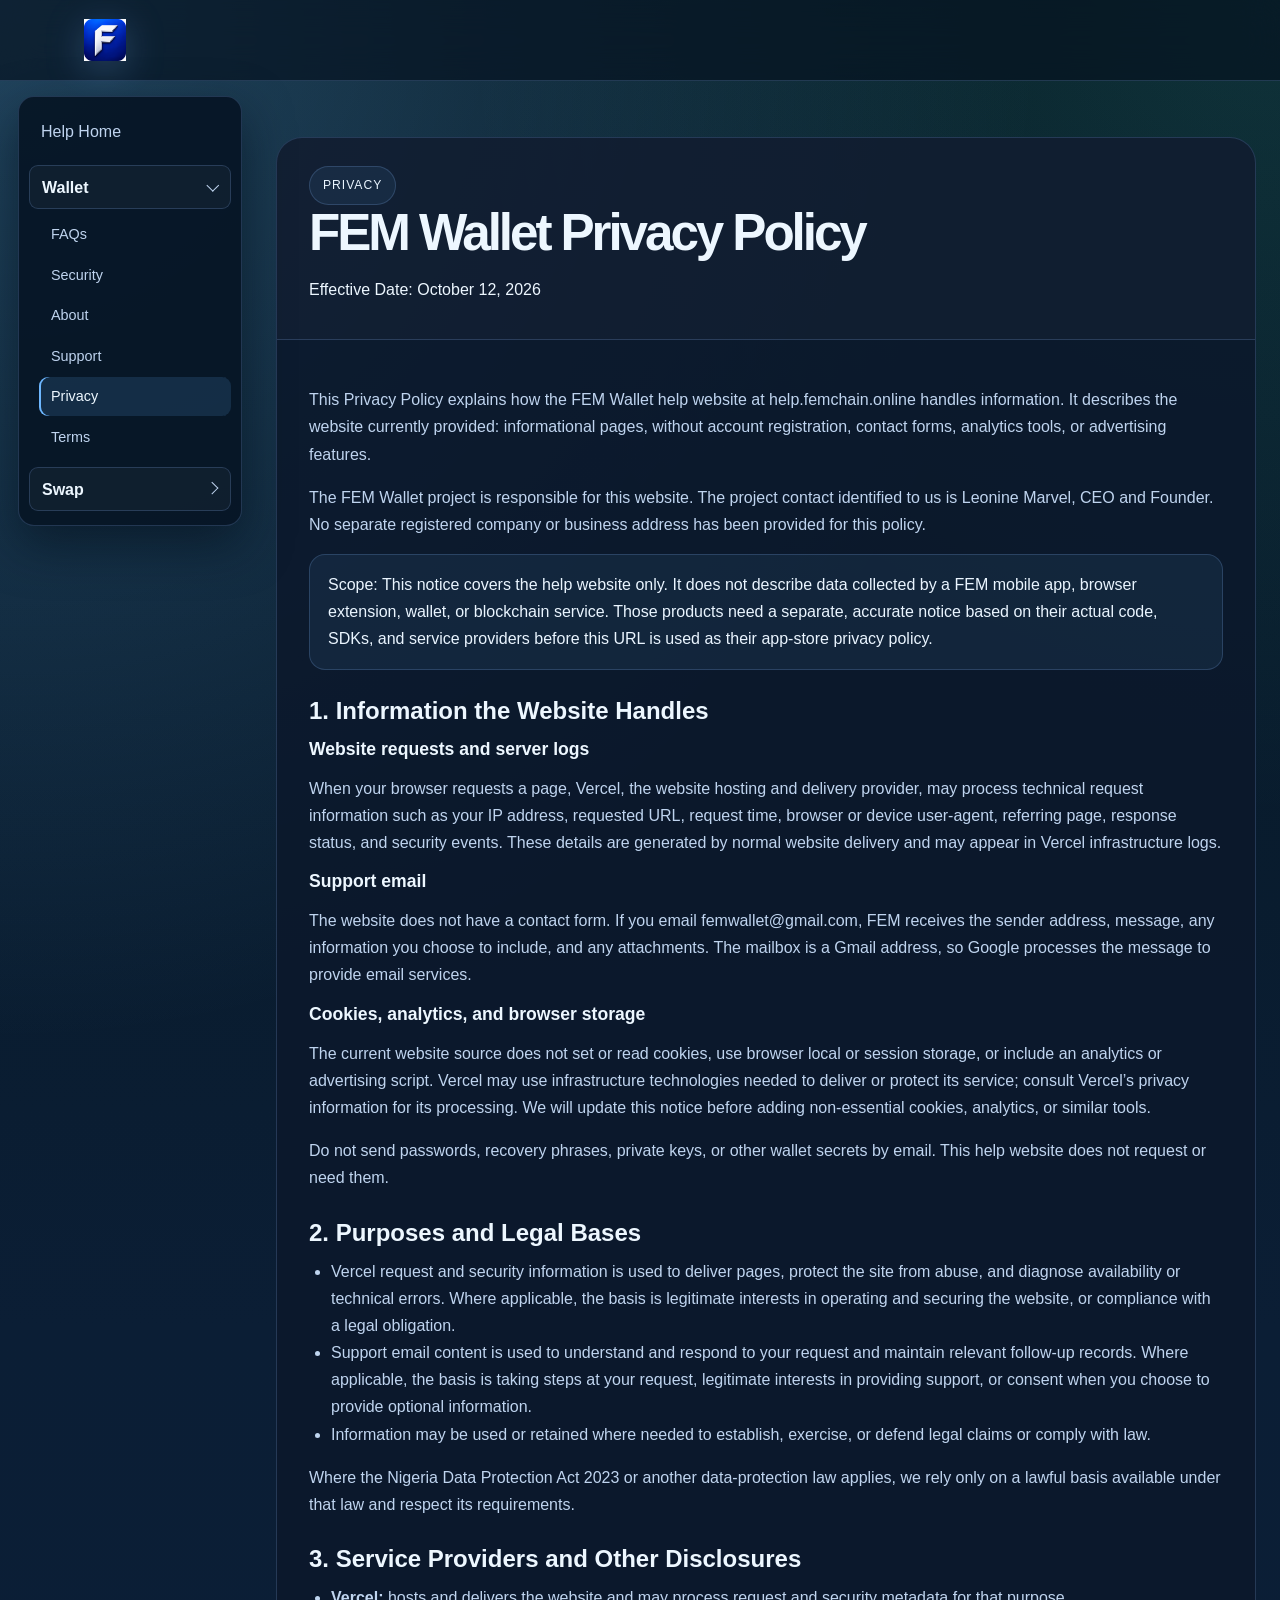
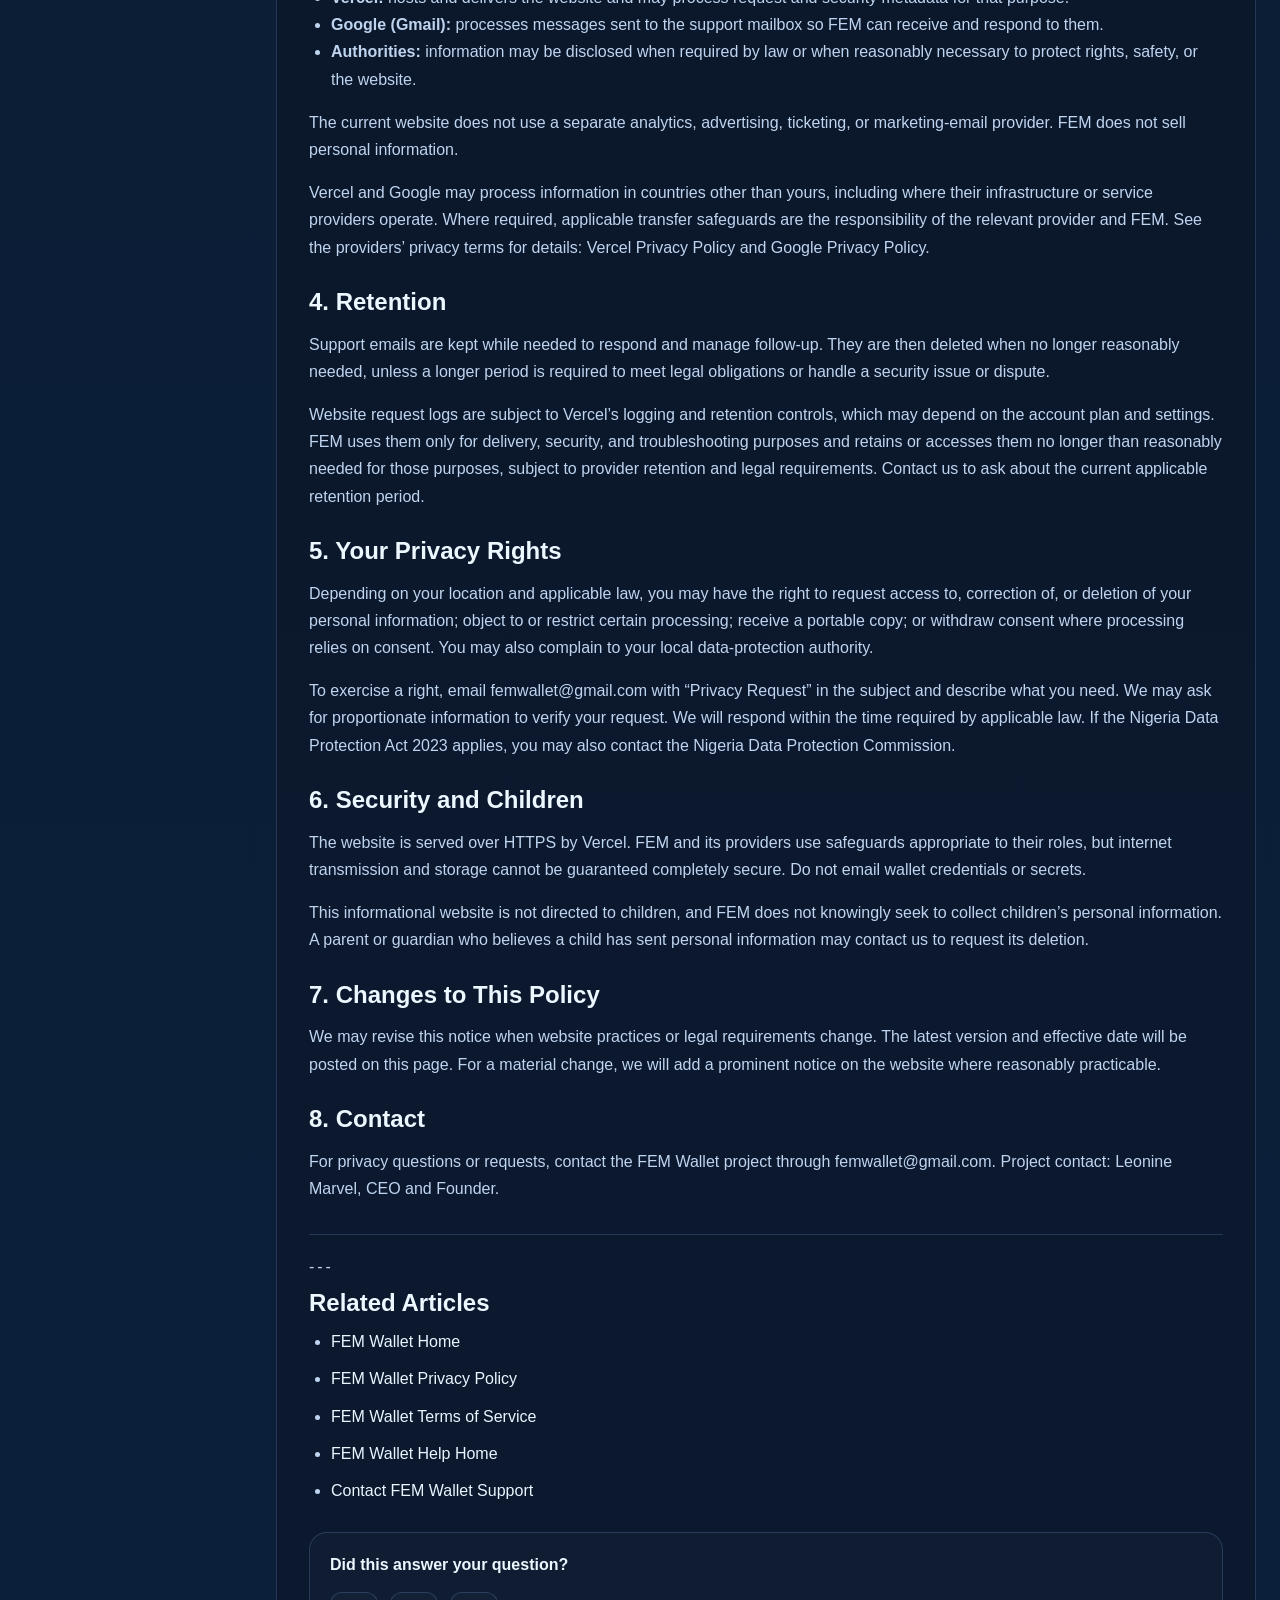
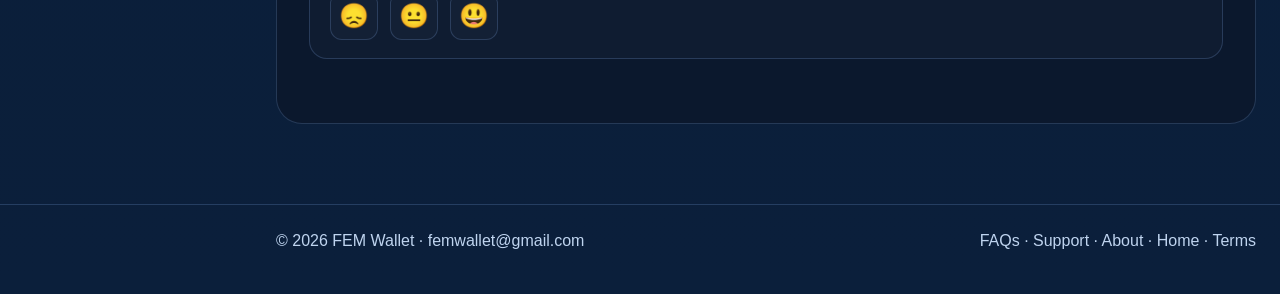
<file: privacy-policy.html>
<!doctype html>
<html lang="en">
  <head>
    <meta charset="UTF-8" />
    <meta name="viewport" content="width=device-width, initial-scale=1.0" />
    <title>FEM Wallet Privacy Policy</title>
    <meta name="description" content="Learn how the FEM Wallet help website handles server logs, support emails, privacy rights, retention and security." />
    <link rel="canonical" href="https://help.femchain.online/privacy-policy.html" />
    <link rel="stylesheet" href="styles.css" />
  </head>
  <body>
    <header class="site-header">
      <div class="container header-inner">
        <a href="index.html" class="brand" aria-label="FEM Wallet home">
          <img src="fem_image.png" alt="FEM Wallet logo" class="brand-logo" />
        </a>

        <nav class="main-nav" aria-label="Help and FEM Swap navigation">
          <a class="nav-home" href="index.html">Help Home</a>
          <details class="nav-group" name="main-menu" open>
            <summary>Wallet</summary>
            <div class="nav-submenu"><a href="faq.html">FAQs</a><a href="security.html">Security</a><a href="about.html">About</a><a href="support.html">Support</a><a href="privacy-policy.html" aria-current="page">Privacy</a><a href="terms-of-service.html">Terms</a></div>
          </details>
          <details class="nav-group nav-group--swap" name="main-menu">
            <summary>Swap</summary>
            <div class="nav-submenu"><a href="https://swap.femchain.online/">Open Swap</a><a href="femswap-faq.html">FAQs</a><a href="femswap-support.html">Support</a><a href="femswap-privacy-policy.html">Privacy</a><a href="femswap-terms.html">Terms</a></div>
          </details>
        </nav>
      </div>
    </header>

    <main class="page-shell">
      <div class="container">
        <div class="legal-wrap">
          <div class="legal-hero">
            <span class="eyebrow">Privacy</span>
            <h1>FEM Wallet Privacy Policy</h1>
            <p>Effective Date: October 12, 2026</p>
          </div>

          <div class="legal-body">
            <section>
              <p>This Privacy Policy explains how the FEM Wallet help website at <a href="https://help.femchain.online/">help.femchain.online</a> handles information. It describes the website currently provided: informational pages, without account registration, contact forms, analytics tools, or advertising features.</p>
              <p>The FEM Wallet project is responsible for this website. The project contact identified to us is Leonine Marvel, CEO and Founder. No separate registered company or business address has been provided for this policy.</p>
              <div class="note">Scope: This notice covers the help website only. It does not describe data collected by a FEM mobile app, browser extension, wallet, or blockchain service. Those products need a separate, accurate notice based on their actual code, SDKs, and service providers before this URL is used as their app-store privacy policy.</div>
            </section>

            <section>
              <h2>1. Information the Website Handles</h2>
              <h3>Website requests and server logs</h3>
              <p>When your browser requests a page, Vercel, the website hosting and delivery provider, may process technical request information such as your IP address, requested URL, request time, browser or device user-agent, referring page, response status, and security events. These details are generated by normal website delivery and may appear in Vercel infrastructure logs.</p>

              <h3>Support email</h3>
              <p>The website does not have a contact form. If you email <a href="mailto:femwallet@gmail.com">femwallet@gmail.com</a>, FEM receives the sender address, message, any information you choose to include, and any attachments. The mailbox is a Gmail address, so Google processes the message to provide email services.</p>

              <h3>Cookies, analytics, and browser storage</h3>
              <p>The current website source does not set or read cookies, use browser local or session storage, or include an analytics or advertising script. Vercel may use infrastructure technologies needed to deliver or protect its service; consult Vercel’s privacy information for its processing. We will update this notice before adding non-essential cookies, analytics, or similar tools.</p>

              <p>Do not send passwords, recovery phrases, private keys, or other wallet secrets by email. This help website does not request or need them.</p>
            </section>

            <section>
              <h2>2. Purposes and Legal Bases</h2>
              <ul>
                <li>Vercel request and security information is used to deliver pages, protect the site from abuse, and diagnose availability or technical errors. Where applicable, the basis is legitimate interests in operating and securing the website, or compliance with a legal obligation.</li>
                <li>Support email content is used to understand and respond to your request and maintain relevant follow-up records. Where applicable, the basis is taking steps at your request, legitimate interests in providing support, or consent when you choose to provide optional information.</li>
                <li>Information may be used or retained where needed to establish, exercise, or defend legal claims or comply with law.</li>
              </ul>
              <p>Where the Nigeria Data Protection Act 2023 or another data-protection law applies, we rely only on a lawful basis available under that law and respect its requirements.</p>
            </section>

            <section>
              <h2>3. Service Providers and Other Disclosures</h2>
              <ul>
                <li><strong>Vercel:</strong> hosts and delivers the website and may process request and security metadata for that purpose.</li>
                <li><strong>Google (Gmail):</strong> processes messages sent to the support mailbox so FEM can receive and respond to them.</li>
                <li><strong>Authorities:</strong> information may be disclosed when required by law or when reasonably necessary to protect rights, safety, or the website.</li>
              </ul>
              <p>The current website does not use a separate analytics, advertising, ticketing, or marketing-email provider. FEM does not sell personal information.</p>
              <p>Vercel and Google may process information in countries other than yours, including where their infrastructure or service providers operate. Where required, applicable transfer safeguards are the responsibility of the relevant provider and FEM. See the providers’ privacy terms for details: <a href="https://vercel.com/legal/privacy-policy" target="_blank" rel="noopener noreferrer">Vercel Privacy Policy</a> and <a href="https://policies.google.com/privacy" target="_blank" rel="noopener noreferrer">Google Privacy Policy</a>.</p>
            </section>

            <section>
              <h2>4. Retention</h2>
              <p>Support emails are kept while needed to respond and manage follow-up. They are then deleted when no longer reasonably needed, unless a longer period is required to meet legal obligations or handle a security issue or dispute.</p>
              <p>Website request logs are subject to Vercel’s logging and retention controls, which may depend on the account plan and settings. FEM uses them only for delivery, security, and troubleshooting purposes and retains or accesses them no longer than reasonably needed for those purposes, subject to provider retention and legal requirements. Contact us to ask about the current applicable retention period.</p>
            </section>

            <section>
              <h2>5. Your Privacy Rights</h2>
              <p>Depending on your location and applicable law, you may have the right to request access to, correction of, or deletion of your personal information; object to or restrict certain processing; receive a portable copy; or withdraw consent where processing relies on consent. You may also complain to your local data-protection authority.</p>
              <p>To exercise a right, email <a href="mailto:femwallet@gmail.com">femwallet@gmail.com</a> with “Privacy Request” in the subject and describe what you need. We may ask for proportionate information to verify your request. We will respond within the time required by applicable law. If the Nigeria Data Protection Act 2023 applies, you may also contact the Nigeria Data Protection Commission.</p>
            </section>

            <section>
              <h2>6. Security and Children</h2>
              <p>The website is served over HTTPS by Vercel. FEM and its providers use safeguards appropriate to their roles, but internet transmission and storage cannot be guaranteed completely secure. Do not email wallet credentials or secrets.</p>
              <p>This informational website is not directed to children, and FEM does not knowingly seek to collect children’s personal information. A parent or guardian who believes a child has sent personal information may contact us to request its deletion.</p>
            </section>

            <section>
              <h2>7. Changes to This Policy</h2>
              <p>We may revise this notice when website practices or legal requirements change. The latest version and effective date will be posted on this page. For a material change, we will add a prominent notice on the website where reasonably practicable.</p>
            </section>

            <section>
              <h2>8. Contact</h2>
              <p>For privacy questions or requests, contact the FEM Wallet project through <a href="mailto:femwallet@gmail.com">femwallet@gmail.com</a>. Project contact: Leonine Marvel, CEO and Founder.</p>
            </section>

            <section class="related-box" aria-label="Related FEM articles">
              <div class="related-divider">---</div>
              <h2>Related Articles</h2>
              <ul class="related-list">
                <li><a href="index.html">FEM Wallet Home</a></li>
                <li><a href="privacy-policy.html">FEM Wallet Privacy Policy</a></li>
                <li><a href="terms-of-service.html">FEM Wallet Terms of Service</a></li>
                <li><a href="index.html">FEM Wallet Help Home</a></li>
                <li><a href="mailto:femwallet@gmail.com">Contact FEM Wallet Support</a></li>
              </ul>
            </section>

            <section class="help-feedback" aria-label="Help feedback">
              <p>Did this answer your question?</p>
              <div class="reaction-row" aria-label="Answer feedback">
                <button class="reaction-button" type="button" aria-label="Disappointed">😞</button>
                <button class="reaction-button" type="button" aria-label="Neutral">😐</button>
                <button class="reaction-button" type="button" aria-label="Smiley">😃</button>
              </div>
            </section>
          </div>
        </div>
      </div>
    </main>

    <footer class="footer">
      <div class="container footer-inner">
        <div>© 2026 FEM Wallet · <a href="mailto:femwallet@gmail.com">femwallet@gmail.com</a></div>
        <div><a href="faq.html">FAQs</a> · <a href="support.html">Support</a> · <a href="about.html">About</a> · <a href="index.html">Home</a> · <a href="terms-of-service.html">Terms</a></div>
      </div>
    </footer>
  </body>
</html>
</file>
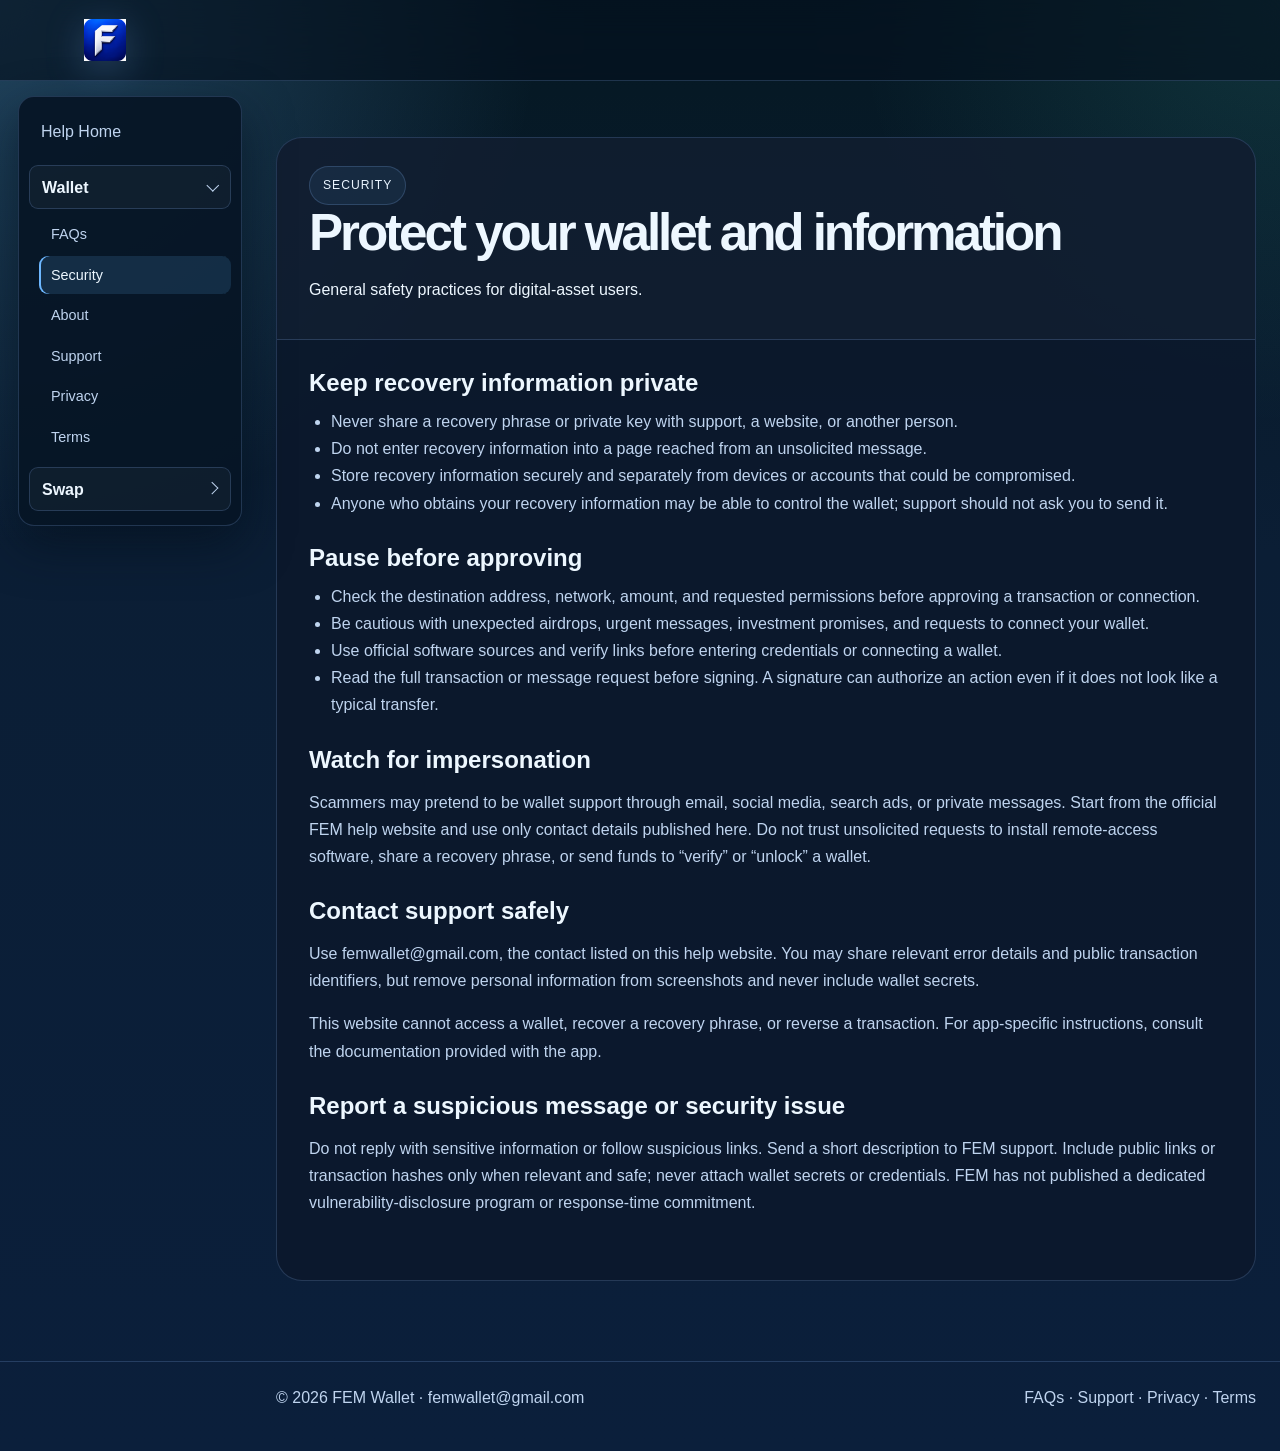
<file: security.html>
<!doctype html>
<html lang="en">
  <head>
    <meta charset="UTF-8" />
    <meta name="viewport" content="width=device-width, initial-scale=1.0" />
    <title>FEM Wallet Security Guide | Protect Your Wallet</title>
    <meta name="description" content="Practical wallet-safety guidance: protect recovery phrases, verify transaction details, avoid impersonation, and contact FEM support safely." />
    <link rel="canonical" href="https://help.femchain.online/security.html" />
    <link rel="stylesheet" href="styles.css" />
  </head>
  <body>
    <header class="site-header">
      <div class="container header-inner">
        <a href="index.html" class="brand" aria-label="FEM Wallet help home"><img src="fem_image.png" alt="FEM Wallet logo" class="brand-logo" /></a>
        <nav class="main-nav" aria-label="Help and FEM Swap navigation">
          <a class="nav-home" href="index.html">Help Home</a>
          <details class="nav-group" name="main-menu" open>
            <summary>Wallet</summary>
            <div class="nav-submenu"><a href="faq.html">FAQs</a><a href="security.html" aria-current="page">Security</a><a href="about.html">About</a><a href="support.html">Support</a><a href="privacy-policy.html">Privacy</a><a href="terms-of-service.html">Terms</a></div>
          </details>
          <details class="nav-group nav-group--swap" name="main-menu">
            <summary>Swap</summary>
            <div class="nav-submenu"><a href="https://swap.femchain.online/">Open Swap</a><a href="femswap-faq.html">FAQs</a><a href="femswap-support.html">Support</a><a href="femswap-privacy-policy.html">Privacy</a><a href="femswap-terms.html">Terms</a></div>
          </details>
        </nav>
      </div>
    </header>

    <main class="page-shell">
      <div class="container">
        <article class="legal-wrap">
          <header class="legal-hero"><span class="eyebrow">Security</span><h1>Protect your wallet and information</h1><p>General safety practices for digital-asset users.</p></header>
          <div class="legal-body">
            <section>
              <h2>Keep recovery information private</h2>
              <ul>
                <li>Never share a recovery phrase or private key with support, a website, or another person.</li>
                <li>Do not enter recovery information into a page reached from an unsolicited message.</li>
                <li>Store recovery information securely and separately from devices or accounts that could be compromised.</li>
                <li>Anyone who obtains your recovery information may be able to control the wallet; support should not ask you to send it.</li>
              </ul>
            </section>
            <section>
              <h2>Pause before approving</h2>
              <ul>
                <li>Check the destination address, network, amount, and requested permissions before approving a transaction or connection.</li>
                <li>Be cautious with unexpected airdrops, urgent messages, investment promises, and requests to connect your wallet.</li>
                <li>Use official software sources and verify links before entering credentials or connecting a wallet.</li>
                <li>Read the full transaction or message request before signing. A signature can authorize an action even if it does not look like a typical transfer.</li>
              </ul>
            </section>
            <section>
              <h2>Watch for impersonation</h2>
              <p>Scammers may pretend to be wallet support through email, social media, search ads, or private messages. Start from the official FEM help website and use only contact details published here. Do not trust unsolicited requests to install remote-access software, share a recovery phrase, or send funds to “verify” or “unlock” a wallet.</p>
            </section>
            <section>
              <h2>Contact support safely</h2>
              <p>Use <a href="mailto:femwallet@gmail.com">femwallet@gmail.com</a>, the contact listed on this help website. You may share relevant error details and public transaction identifiers, but remove personal information from screenshots and never include wallet secrets.</p>
              <p>This website cannot access a wallet, recover a recovery phrase, or reverse a transaction. For app-specific instructions, consult the documentation provided with the app.</p>
            </section>
            <section>
              <h2>Report a suspicious message or security issue</h2>
              <p>Do not reply with sensitive information or follow suspicious links. Send a short description to <a href="mailto:femwallet@gmail.com?subject=FEM%20Security%20Report">FEM support</a>. Include public links or transaction hashes only when relevant and safe; never attach wallet secrets or credentials. FEM has not published a dedicated vulnerability-disclosure program or response-time commitment.</p>
            </section>
          </div>
        </article>
      </div>
    </main>

    <footer class="footer"><div class="container footer-inner"><div>© 2026 FEM Wallet · <a href="mailto:femwallet@gmail.com">femwallet@gmail.com</a></div><div><a href="faq.html">FAQs</a> · <a href="support.html">Support</a> · <a href="privacy-policy.html">Privacy</a> · <a href="terms-of-service.html">Terms</a></div></div></footer>
  </body>
</html>
</file>
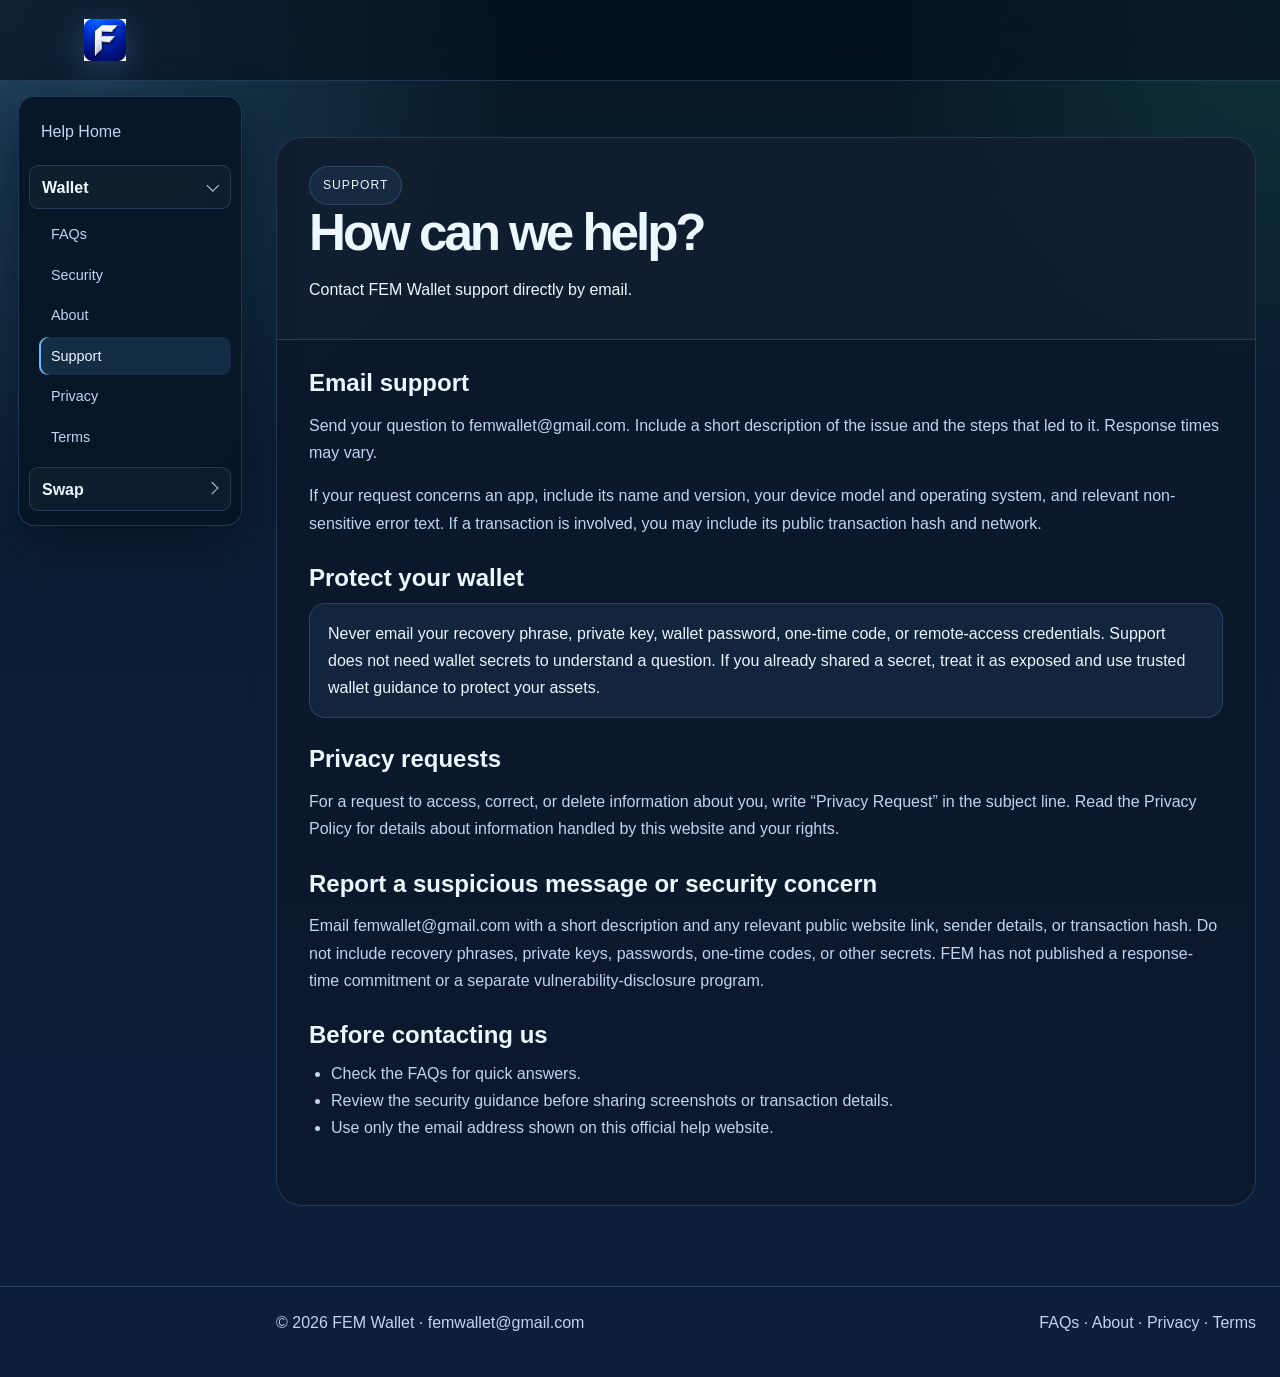
<file: support.html>
<!doctype html>
<html lang="en">
  <head>
    <meta charset="UTF-8" />
    <meta name="viewport" content="width=device-width, initial-scale=1.0" />
    <title>FEM Wallet Support | Contact the Help Team</title>
    <meta name="description" content="Contact FEM Wallet support by email and learn what information helps resolve a request safely." />
    <link rel="canonical" href="https://help.femchain.online/support.html" />
    <link rel="stylesheet" href="styles.css" />
  </head>
  <body>
    <header class="site-header">
      <div class="container header-inner">
        <a href="index.html" class="brand" aria-label="FEM Wallet help home"><img src="fem_image.png" alt="FEM Wallet logo" class="brand-logo" /></a>
        <nav class="main-nav" aria-label="Help and FEM Swap navigation">
          <a class="nav-home" href="index.html">Help Home</a>
          <details class="nav-group" name="main-menu" open>
            <summary>Wallet</summary>
            <div class="nav-submenu"><a href="faq.html">FAQs</a><a href="security.html">Security</a><a href="about.html">About</a><a href="support.html" aria-current="page">Support</a><a href="privacy-policy.html">Privacy</a><a href="terms-of-service.html">Terms</a></div>
          </details>
          <details class="nav-group nav-group--swap" name="main-menu">
            <summary>Swap</summary>
            <div class="nav-submenu"><a href="https://swap.femchain.online/">Open Swap</a><a href="femswap-faq.html">FAQs</a><a href="femswap-support.html">Support</a><a href="femswap-privacy-policy.html">Privacy</a><a href="femswap-terms.html">Terms</a></div>
          </details>
        </nav>
      </div>
    </header>

    <main class="page-shell">
      <div class="container">
        <article class="legal-wrap">
          <header class="legal-hero"><span class="eyebrow">Support</span><h1>How can we help?</h1><p>Contact FEM Wallet support directly by email.</p></header>
          <div class="legal-body">
            <section>
              <h2>Email support</h2>
              <p>Send your question to <a href="mailto:femwallet@gmail.com?subject=FEM%20Wallet%20Support%20Request">femwallet@gmail.com</a>. Include a short description of the issue and the steps that led to it. Response times may vary.</p>
              <p>If your request concerns an app, include its name and version, your device model and operating system, and relevant non-sensitive error text. If a transaction is involved, you may include its public transaction hash and network.</p>
            </section>
            <section>
              <h2>Protect your wallet</h2>
              <div class="note">Never email your recovery phrase, private key, wallet password, one-time code, or remote-access credentials. Support does not need wallet secrets to understand a question. If you already shared a secret, treat it as exposed and use trusted wallet guidance to protect your assets.</div>
            </section>
            <section>
              <h2>Privacy requests</h2>
              <p>For a request to access, correct, or delete information about you, write “Privacy Request” in the subject line. Read the <a href="privacy-policy.html">Privacy Policy</a> for details about information handled by this website and your rights.</p>
            </section>
            <section>
              <h2>Report a suspicious message or security concern</h2>
              <p>Email <a href="mailto:femwallet@gmail.com?subject=FEM%20Security%20Report">femwallet@gmail.com</a> with a short description and any relevant public website link, sender details, or transaction hash. Do not include recovery phrases, private keys, passwords, one-time codes, or other secrets. FEM has not published a response-time commitment or a separate vulnerability-disclosure program.</p>
            </section>
            <section>
              <h2>Before contacting us</h2>
              <ul>
                <li>Check the <a href="faq.html">FAQs</a> for quick answers.</li>
                <li>Review the <a href="security.html">security guidance</a> before sharing screenshots or transaction details.</li>
                <li>Use only the email address shown on this official help website.</li>
              </ul>
            </section>
          </div>
        </article>
      </div>
    </main>

    <footer class="footer"><div class="container footer-inner"><div>© 2026 FEM Wallet · <a href="mailto:femwallet@gmail.com">femwallet@gmail.com</a></div><div><a href="faq.html">FAQs</a> · <a href="about.html">About</a> · <a href="privacy-policy.html">Privacy</a> · <a href="terms-of-service.html">Terms</a></div></div></footer>
  </body>
</html>
</file>
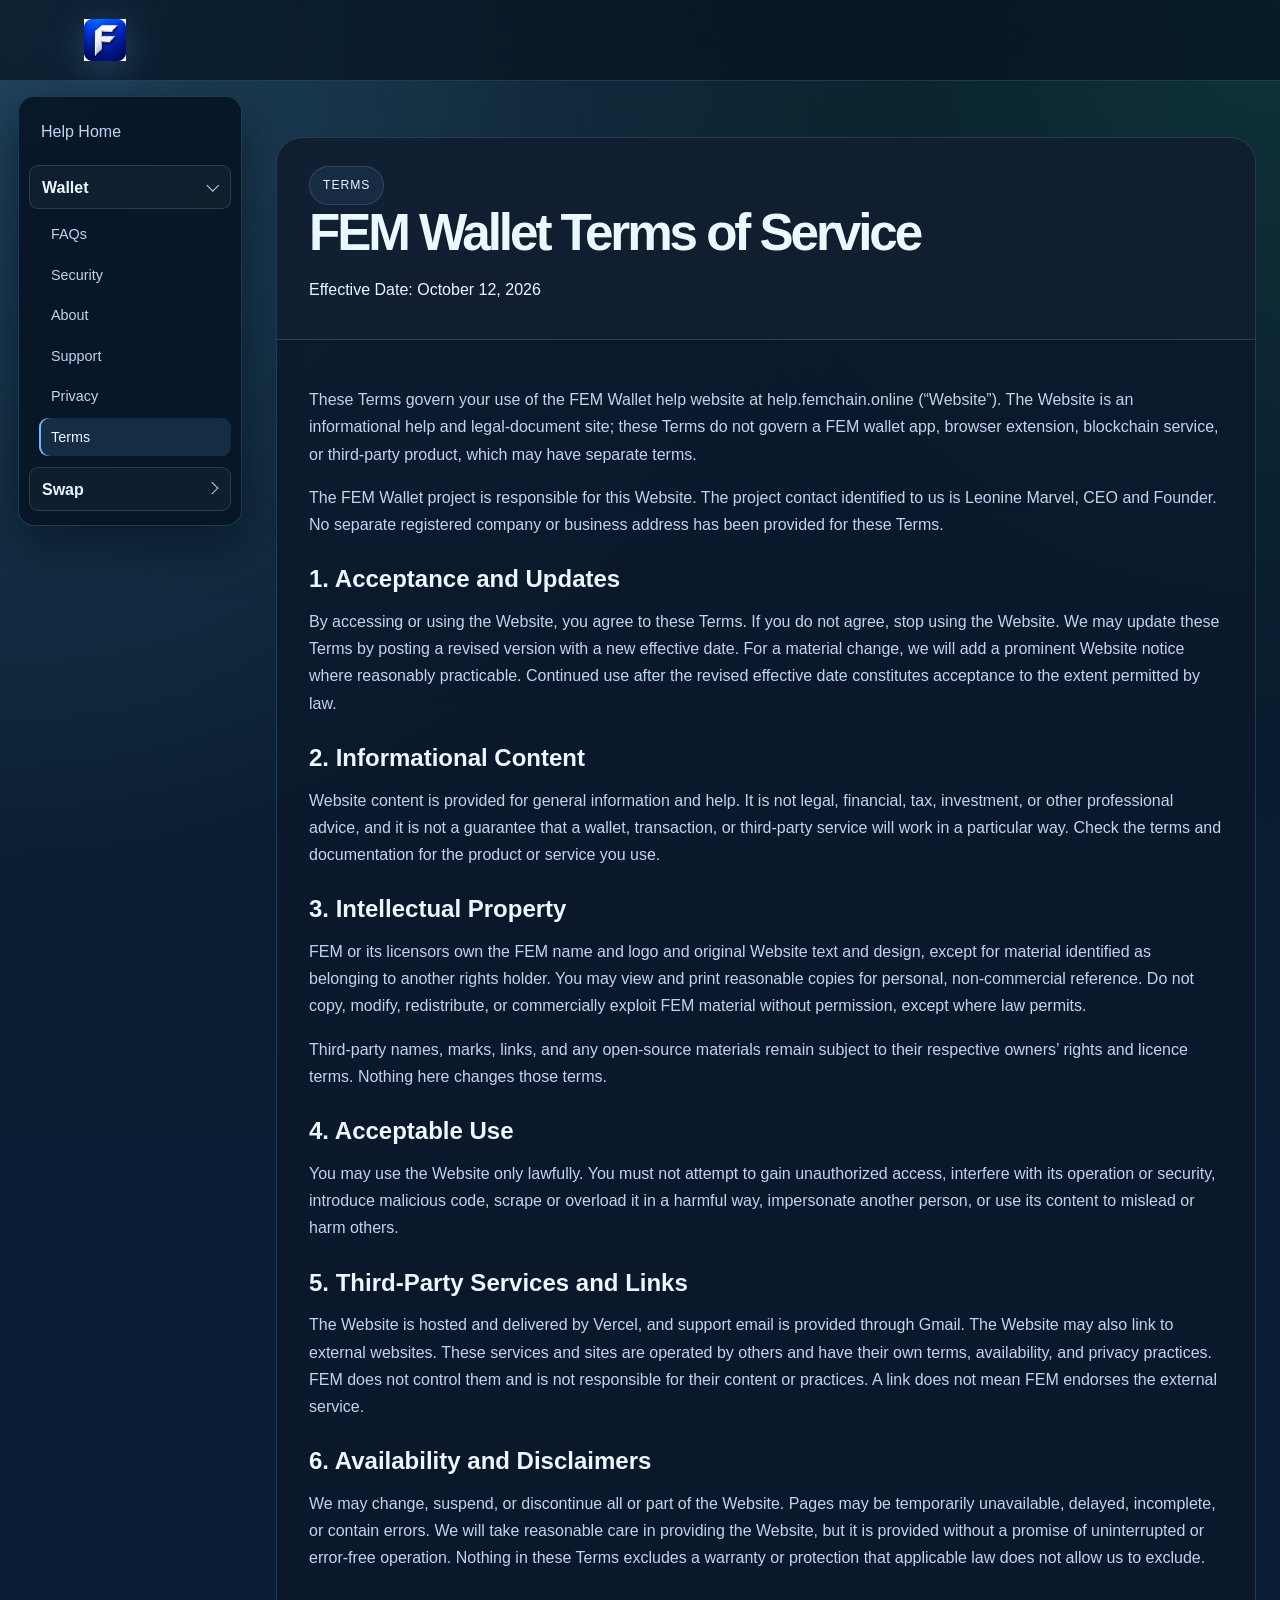
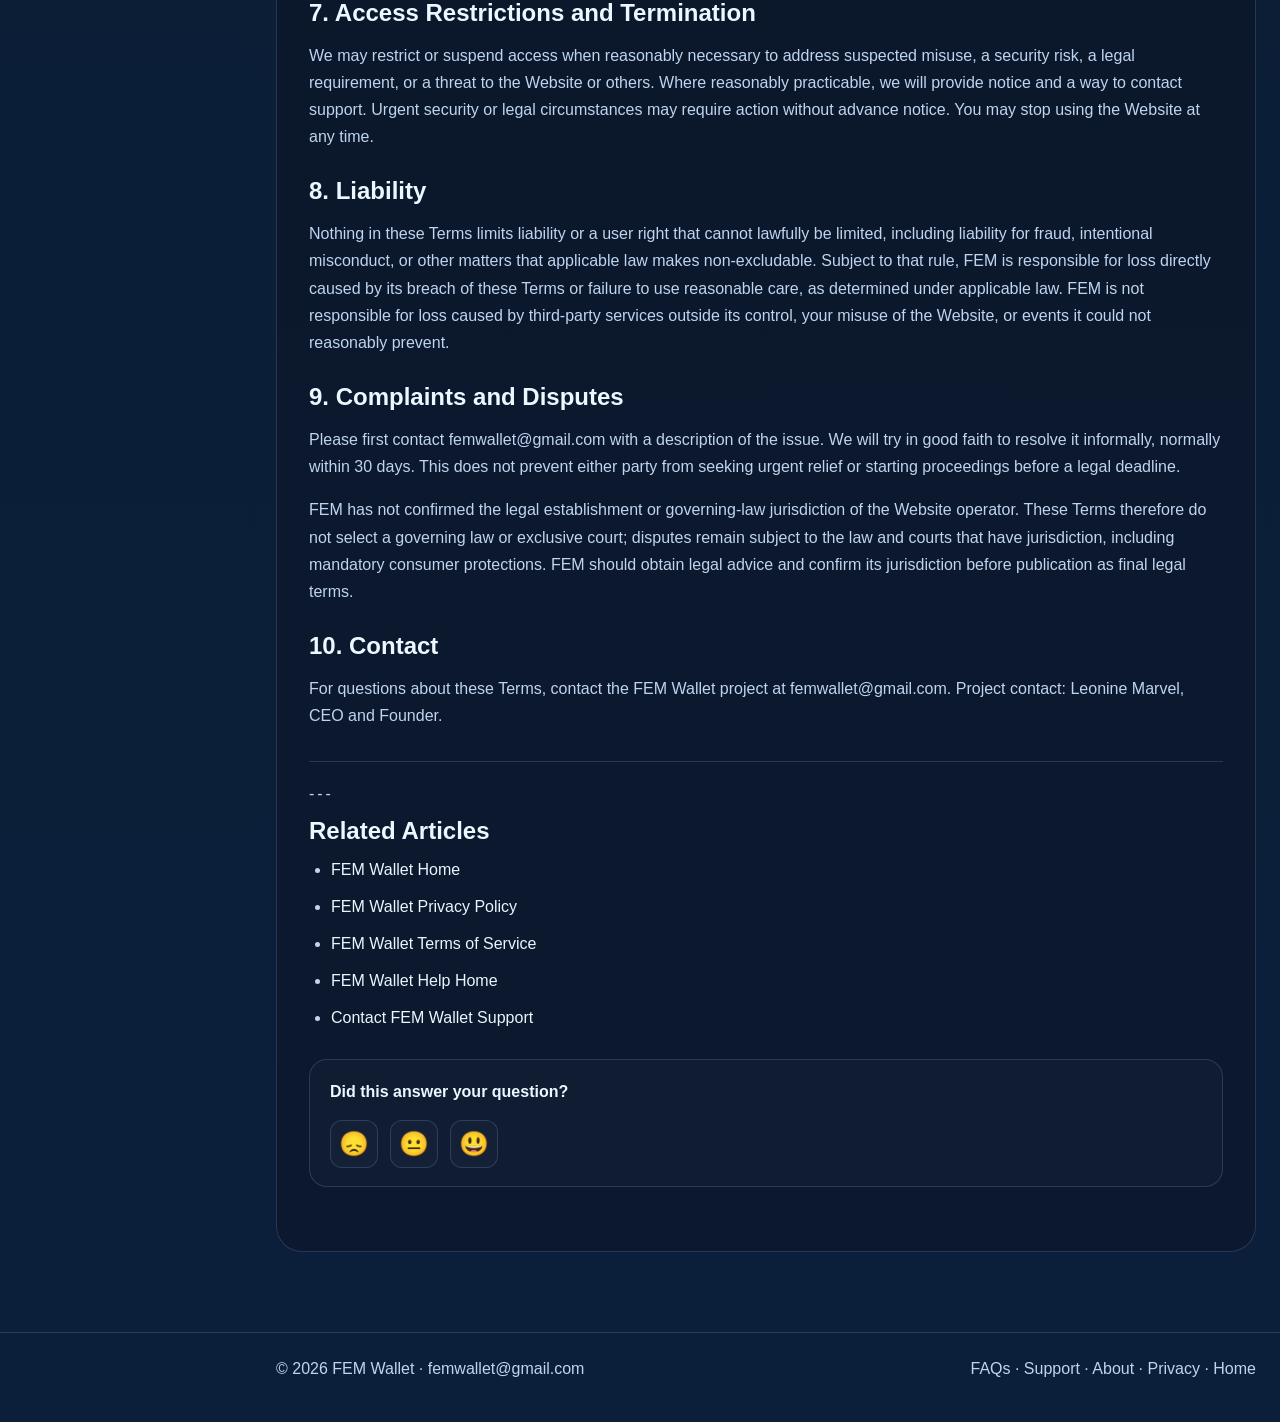
<file: terms-of-service.html>
<!doctype html>
<html lang="en">
  <head>
    <meta charset="UTF-8" />
    <meta name="viewport" content="width=device-width, initial-scale=1.0" />
    <title>FEM Wallet Terms of Service</title>
    <meta name="description" content="Read the terms for using the FEM Wallet help website, including acceptable use, third-party services, availability and dispute handling." />
    <link rel="canonical" href="https://help.femchain.online/terms-of-service.html" />
    <link rel="stylesheet" href="styles.css" />
  </head>
  <body>
    <header class="site-header">
      <div class="container header-inner">
        <a href="index.html" class="brand" aria-label="FEM Wallet home">
          <img src="fem_image.png" alt="FEM Wallet logo" class="brand-logo" />
        </a>

        <nav class="main-nav" aria-label="Help and FEM Swap navigation">
          <a class="nav-home" href="index.html">Help Home</a>
          <details class="nav-group" name="main-menu" open>
            <summary>Wallet</summary>
            <div class="nav-submenu"><a href="faq.html">FAQs</a><a href="security.html">Security</a><a href="about.html">About</a><a href="support.html">Support</a><a href="privacy-policy.html">Privacy</a><a href="terms-of-service.html" aria-current="page">Terms</a></div>
          </details>
          <details class="nav-group nav-group--swap" name="main-menu">
            <summary>Swap</summary>
            <div class="nav-submenu"><a href="https://swap.femchain.online/">Open Swap</a><a href="femswap-faq.html">FAQs</a><a href="femswap-support.html">Support</a><a href="femswap-privacy-policy.html">Privacy</a><a href="femswap-terms.html">Terms</a></div>
          </details>
        </nav>
      </div>
    </header>

    <main class="page-shell">
      <div class="container">
        <div class="legal-wrap">
          <div class="legal-hero">
            <span class="eyebrow">Terms</span>
            <h1>FEM Wallet Terms of Service</h1>
            <p>Effective Date: October 12, 2026</p>
          </div>

          <div class="legal-body">
            <section>
              <p>These Terms govern your use of the FEM Wallet help website at <a href="https://help.femchain.online/">help.femchain.online</a> (“Website”). The Website is an informational help and legal-document site; these Terms do not govern a FEM wallet app, browser extension, blockchain service, or third-party product, which may have separate terms.</p>
              <p>The FEM Wallet project is responsible for this Website. The project contact identified to us is Leonine Marvel, CEO and Founder. No separate registered company or business address has been provided for these Terms.</p>
            </section>

            <section>
              <h2>1. Acceptance and Updates</h2>
              <p>By accessing or using the Website, you agree to these Terms. If you do not agree, stop using the Website. We may update these Terms by posting a revised version with a new effective date. For a material change, we will add a prominent Website notice where reasonably practicable. Continued use after the revised effective date constitutes acceptance to the extent permitted by law.</p>
            </section>

            <section>
              <h2>2. Informational Content</h2>
              <p>Website content is provided for general information and help. It is not legal, financial, tax, investment, or other professional advice, and it is not a guarantee that a wallet, transaction, or third-party service will work in a particular way. Check the terms and documentation for the product or service you use.</p>
            </section>

            <section>
              <h2>3. Intellectual Property</h2>
              <p>FEM or its licensors own the FEM name and logo and original Website text and design, except for material identified as belonging to another rights holder. You may view and print reasonable copies for personal, non-commercial reference. Do not copy, modify, redistribute, or commercially exploit FEM material without permission, except where law permits.</p>
              <p>Third-party names, marks, links, and any open-source materials remain subject to their respective owners’ rights and licence terms. Nothing here changes those terms.</p>
            </section>

            <section>
              <h2>4. Acceptable Use</h2>
              <p>You may use the Website only lawfully. You must not attempt to gain unauthorized access, interfere with its operation or security, introduce malicious code, scrape or overload it in a harmful way, impersonate another person, or use its content to mislead or harm others.</p>
            </section>

            <section>
              <h2>5. Third-Party Services and Links</h2>
              <p>The Website is hosted and delivered by Vercel, and support email is provided through Gmail. The Website may also link to external websites. These services and sites are operated by others and have their own terms, availability, and privacy practices. FEM does not control them and is not responsible for their content or practices. A link does not mean FEM endorses the external service.</p>
            </section>

            <section>
              <h2>6. Availability and Disclaimers</h2>
              <p>We may change, suspend, or discontinue all or part of the Website. Pages may be temporarily unavailable, delayed, incomplete, or contain errors. We will take reasonable care in providing the Website, but it is provided without a promise of uninterrupted or error-free operation. Nothing in these Terms excludes a warranty or protection that applicable law does not allow us to exclude.</p>
            </section>

            <section>
              <h2>7. Access Restrictions and Termination</h2>
              <p>We may restrict or suspend access when reasonably necessary to address suspected misuse, a security risk, a legal requirement, or a threat to the Website or others. Where reasonably practicable, we will provide notice and a way to contact support. Urgent security or legal circumstances may require action without advance notice. You may stop using the Website at any time.</p>
            </section>

            <section>
              <h2>8. Liability</h2>
              <p>Nothing in these Terms limits liability or a user right that cannot lawfully be limited, including liability for fraud, intentional misconduct, or other matters that applicable law makes non-excludable. Subject to that rule, FEM is responsible for loss directly caused by its breach of these Terms or failure to use reasonable care, as determined under applicable law. FEM is not responsible for loss caused by third-party services outside its control, your misuse of the Website, or events it could not reasonably prevent.</p>
            </section>

            <section>
              <h2>9. Complaints and Disputes</h2>
              <p>Please first contact <a href="mailto:femwallet@gmail.com">femwallet@gmail.com</a> with a description of the issue. We will try in good faith to resolve it informally, normally within 30 days. This does not prevent either party from seeking urgent relief or starting proceedings before a legal deadline.</p>
              <p>FEM has not confirmed the legal establishment or governing-law jurisdiction of the Website operator. These Terms therefore do not select a governing law or exclusive court; disputes remain subject to the law and courts that have jurisdiction, including mandatory consumer protections. FEM should obtain legal advice and confirm its jurisdiction before publication as final legal terms.</p>
            </section>

            <section>
              <h2>10. Contact</h2>
              <p>For questions about these Terms, contact the FEM Wallet project at <a href="mailto:femwallet@gmail.com">femwallet@gmail.com</a>. Project contact: Leonine Marvel, CEO and Founder.</p>
            </section>

            <section class="related-box" aria-label="Related FEM articles">
              <div class="related-divider">---</div>
              <h2>Related Articles</h2>
              <ul class="related-list">
                <li><a href="index.html">FEM Wallet Home</a></li>
                <li><a href="privacy-policy.html">FEM Wallet Privacy Policy</a></li>
                <li><a href="terms-of-service.html">FEM Wallet Terms of Service</a></li>
                <li><a href="index.html">FEM Wallet Help Home</a></li>
                <li><a href="mailto:femwallet@gmail.com">Contact FEM Wallet Support</a></li>
              </ul>
            </section>

            <section class="help-feedback" aria-label="Help feedback">
              <p>Did this answer your question?</p>
              <div class="reaction-row" aria-label="Answer feedback">
                <button class="reaction-button" type="button" aria-label="Disappointed">😞</button>
                <button class="reaction-button" type="button" aria-label="Neutral">😐</button>
                <button class="reaction-button" type="button" aria-label="Smiley">😃</button>
              </div>
            </section>
          </div>
        </div>
      </div>
    </main>

    <footer class="footer">
      <div class="container footer-inner">
        <div>© 2026 FEM Wallet · <a href="mailto:femwallet@gmail.com">femwallet@gmail.com</a></div>
        <div><a href="faq.html">FAQs</a> · <a href="support.html">Support</a> · <a href="about.html">About</a> · <a href="privacy-policy.html">Privacy</a> · <a href="index.html">Home</a></div>
      </div>
    </footer>
  </body>
</html>
</file>
<file: styles.css>
:root {
  --bg: #051926;
  --bg-2: #0c2340;
  --bg-3: #112d50;
  --panel: rgba(10, 20, 35, 0.82);
  --panel-soft: rgba(18, 35, 58, 0.96);
  --surface: rgba(255, 255, 255, 0.05);
  --surface-strong: rgba(255, 255, 255, 0.08);
  --line: rgba(141, 184, 255, 0.2);
  --primary: #6db7ff;
  --primary-strong: #4c9dff;
  --primary-soft: #eaf5ff;
  --cyan: #68f0df;
  --text: #edf7ff;
  --muted: #bfd4ef;
  --success: #8ee7c4;
  --shadow: rgba(4, 15, 27, 0.58);
  --shadow-soft: rgba(84, 139, 255, 0.18);
}

* { box-sizing: border-box; }
html { scroll-behavior: smooth; }
body {
  margin: 0;
  font-family: Inter, "Segoe UI", sans-serif;
  background:
    radial-gradient(circle at top left, rgba(108, 188, 255, 0.28), transparent 28%),
    radial-gradient(circle at top right, rgba(88, 241, 220, 0.12), transparent 22%),
    linear-gradient(180deg, #051822 0%, #0b1e35 38%, #0b1f3b 100%);
  color: var(--text);
  line-height: 1.7;
}

a {
  color: inherit;
  text-decoration: none;
}

img { max-width: 100%; }

.container {
  width: min(1180px, calc(100% - 32px));
  margin: 0 auto;
}

.site-header {
  position: sticky;
  top: 0;
  z-index: 20;
  background: rgba(5, 18, 31, 0.66);
  border-bottom: 1px solid var(--line);
  backdrop-filter: blur(18px);
}

.header-inner {
  display: flex;
  align-items: center;
  justify-content: flex-start;
  min-height: 80px;
  gap: 18px;
}

.brand {
  display: inline-flex;
  align-items: center;
  gap: 10px;
  font-weight: 800;
  letter-spacing: 0.05em;
}

.brand-logo {
  display: block;
  width: 110px;
  height: auto;
  max-height: 42px;
  object-fit: contain;
  filter: drop-shadow(0 8px 18px rgba(122, 174, 255, 0.25));
}

.brand-mark {
  width: 34px;
  height: 34px;
  display: grid;
  place-items: center;
  border-radius: 12px;
  background: linear-gradient(135deg, #8ec5ff, #dfeeff);
  color: #071b33;
  box-shadow: 0 10px 24px rgba(125, 170, 255, 0.38);
}

.main-nav {
  position: fixed;
  top: 96px;
  left: 18px;
  z-index: 15;
  display: flex;
  flex-direction: column;
  align-items: stretch;
  gap: 9px;
  width: 224px;
  padding: 14px 10px;
  border: 1px solid var(--line);
  border-radius: 16px;
  background: rgba(7, 22, 38, 0.94);
  box-shadow: 0 18px 48px var(--shadow);
  backdrop-filter: blur(16px);
  color: var(--muted);
}

.main-nav a,
.nav-group summary {
  display: flex;
  align-items: center;
  min-height: 38px;
  padding: 7px 12px;
  border-radius: 9px;
  white-space: nowrap;
  color: var(--muted);
  font: inherit;
  transition: color 0.2s ease;
}

.nav-home {
  margin-bottom: 4px;
}

.nav-group {
  position: relative;
  min-width: 0;
}

.nav-group summary {
  justify-content: space-between;
  min-height: 44px;
  border: 1px solid var(--line);
  background: rgba(255,255,255,0.035);
  color: var(--text);
  font-weight: 700;
  cursor: pointer;
  list-style: none;
}

.nav-group summary::-webkit-details-marker {
  display: none;
}

.nav-group summary::after {
  width: 8px;
  height: 8px;
  margin-left: 12px;
  border-right: 1.5px solid var(--muted);
  border-bottom: 1.5px solid var(--muted);
  content: "";
  transform: rotate(-45deg) translateY(-2px);
  transition: transform 0.18s ease;
}

.nav-group[open] summary::after {
  transform: rotate(45deg) translate(-2px, -1px);
}

.nav-group summary:hover,
.nav-group summary:focus-visible,
.main-nav a:hover,
.main-nav a:focus-visible {
  color: var(--text);
}

.nav-group summary:focus-visible,
.main-nav a:focus-visible {
  outline: 2px solid var(--primary);
  outline-offset: 2px;
}

.nav-submenu {
  display: grid;
  gap: 2px;
  padding: 6px 0 2px 10px;
}

.main-nav .nav-submenu a {
  min-height: 36px;
  font-size: 0.9rem;
}

.main-nav a[aria-current="page"] {
  color: var(--text);
  background: rgba(103, 183, 255, 0.14);
  box-shadow: inset 2px 0 0 var(--primary);
}

.hero {
  padding: 68px 0 40px;
}

.app-shell {
  background: linear-gradient(180deg, rgba(9, 24, 39, 0.96), rgba(13, 31, 53, 0.93));
  border: 1px solid var(--line);
  border-radius: 32px;
  box-shadow: 0 30px 90px var(--shadow), inset 0 1px 0 rgba(255,255,255,0.08);
  padding: 28px;
}

.hero-grid {
  display: grid;
  grid-template-columns: 1.2fr 0.8fr;
  gap: 26px;
  align-items: center;
}

.eyebrow {
  display: inline-flex;
  align-items: center;
  border-radius: 999px;
  border: 1px solid var(--line);
  padding: 8px 13px;
  background: rgba(103, 183, 255, 0.08);
  color: var(--primary-soft);
  font-size: 0.76rem;
  letter-spacing: 0.08em;
  text-transform: uppercase;
}

h1, h2, h3 {
  margin: 0 0 18px;
  line-height: 1.08;
}

h1 {
  font-size: clamp(2.7rem, 5vw, 5.1rem);
  letter-spacing: -0.06em;
}

.lead {
  color: var(--muted);
  max-width: 58ch;
  font-size: 1.1rem;
}

.hero-actions {
  margin-top: 28px;
  display: flex;
  flex-wrap: wrap;
  gap: 14px;
}

.button {
  display: inline-flex;
  align-items: center;
  justify-content: center;
  min-height: 50px;
  padding: 0 18px;
  border-radius: 14px;
  font-weight: 700;
  border: 1px solid transparent;
  transition: transform 0.18s ease, box-shadow 0.18s ease;
}

.button:hover,
.button:focus-visible { transform: translateY(-1px); }

.button.primary {
  background: linear-gradient(135deg, var(--primary), #d8f0ff);
  color: #061c35;
  box-shadow: 0 18px 28px rgba(103, 183, 255, 0.32);
}

.button.secondary {
  background: rgba(255,255,255,0.02);
  border-color: var(--line);
  color: var(--text);
}

.feature-panel {
  background: linear-gradient(180deg, rgba(103, 183, 255, 0.12), rgba(15, 30, 52, 0.8));
  border: 1px solid var(--line);
  border-radius: 24px;
  padding: 18px;
  box-shadow: inset 0 1px 0 rgba(255,255,255,0.08), 0 18px 36px rgba(4, 12, 21, 0.28);
}

.app-dashboard-card {
  background: linear-gradient(180deg, rgba(9, 25, 38, 0.92), rgba(17, 32, 55, 0.96));
  border: 1px solid rgba(156, 201, 255, 0.18);
  border-radius: 20px;
  padding: 16px 16px 12px;
  margin-bottom: 16px;
  box-shadow: inset 0 1px 0 rgba(255,255,255,0.08);
}

.dashboard-header {
  display: flex;
  align-items: center;
  justify-content: space-between;
  gap: 10px;
  margin-bottom: 18px;
}

.mini-badge {
  display: inline-flex;
  align-items: center;
  justify-content: center;
  min-width: 56px;
  min-height: 30px;
  border-radius: 999px;
  background: rgba(109, 183, 255, 0.18);
  color: var(--primary-soft);
  font-weight: 700;
  letter-spacing: 0.08em;
}

.status-pill {
  display: inline-flex;
  align-items: center;
  border-radius: 999px;
  padding: 6px 10px;
  font-size: 0.72rem;
  color: var(--success);
  background: rgba(126, 230, 188, 0.08);
  border: 1px solid rgba(126, 230, 188, 0.2);
}

.brand-stack {
  display: flex;
  align-items: center;
  gap: 12px;
  padding: 12px 0 14px;
}

.mini-brand-logo {
  width: 52px;
  height: 52px;
  object-fit: contain;
  border-radius: 16px;
  background: rgba(255,255,255,0.06);
  padding: 6px;
}

.brand-stack strong,
.brand-stack small {
  display: block;
}

.brand-stack strong {
  font-size: 1.05rem;
}

.brand-stack small {
  color: var(--muted);
}

.security-strip {
  display: grid;
  grid-template-columns: repeat(2, minmax(0, 1fr));
  gap: 10px;
  margin: 8px 0 14px;
}

.security-strip > div {
  background: rgba(255,255,255,0.03);
  border: 1px solid rgba(145, 188, 255, 0.16);
  border-radius: 14px;
  padding: 10px 12px;
}

.security-strip strong,
.security-strip span {
  display: block;
}

.security-strip strong {
  font-size: 0.94rem;
  margin-bottom: 4px;
}

.security-strip span {
  color: var(--muted);
  font-size: 0.72rem;
}

.trust-row {
  display: flex;
  flex-wrap: wrap;
  gap: 8px;
}

.trust-row span {
  display: inline-flex;
  align-items: center;
  justify-content: center;
  border-radius: 999px;
  padding: 7px 10px;
  font-size: 0.7rem;
  background: rgba(109, 183, 255, 0.08);
  border: 1px solid rgba(109, 183, 255, 0.16);
  color: var(--primary-soft);
}

.panel-grid {
  display: grid;
  grid-template-columns: repeat(2, minmax(0, 1fr));
  gap: 14px;
}

.metric {
  background: var(--surface);
  border: 1px solid var(--line);
  border-radius: 18px;
  padding: 18px 16px;
  box-shadow: inset 0 1px 0 rgba(255,255,255,0.04);
}

.metric strong {
  display: block;
  font-size: 1.45rem;
  margin-bottom: 8px;
}

.metric span { color: var(--muted); }

.section {
  padding: 24px 0 18px;
}

.section-head {
  display: flex;
  justify-content: space-between;
  align-items: end;
  gap: 18px;
  margin-bottom: 22px;
}

.section-head h2 {
  font-size: clamp(2rem, 2vw, 3rem);
  letter-spacing: -0.04em;
}

.cards {
  display: grid;
  grid-template-columns: repeat(3, minmax(0, 1fr));
  gap: 18px;
}

.card {
  background: linear-gradient(180deg, rgba(12, 24, 40, 0.94), rgba(14, 30, 50, 0.85));
  border: 1px solid var(--line);
  border-radius: 22px;
  padding: 22px 20px;
  box-shadow: 0 18px 38px rgba(3, 11, 20, 0.16), inset 0 1px 0 rgba(255,255,255,0.05);
}

.card .index {
  display: inline-block;
  font-size: 0.75rem;
  letter-spacing: 0.08em;
  color: var(--primary-soft);
  text-transform: uppercase;
  margin-bottom: 14px;
}

.card h3 {
  font-size: 1.25rem;
  margin-bottom: 8px;
}

.card p,
.text-content p,
.text-content li,
.legal-body p,
.legal-body li {
  color: var(--muted);
}

.card a {
  color: var(--primary-soft);
  font-weight: 700;
}

.page-shell {
  padding: 56px 0 80px;
}

.legal-wrap {
  background: rgba(12, 25, 44, 0.88);
  border: 1px solid var(--line);
  border-radius: 26px;
  overflow: hidden;
}

.legal-hero {
  padding: 28px 32px 20px;
  border-bottom: 1px solid var(--line);
  background: rgba(255,255,255,0.02);
}

.legal-hero h1 {
  font-size: clamp(2.1rem, 4vw, 4rem);
  margin-bottom: 10px;
}

.legal-body {
  padding: 30px 32px 36px;
}

.legal-body section {
  margin-bottom: 28px;
}

.legal-body h2 {
  font-size: 1.5rem;
  margin-bottom: 12px;
}

.legal-body h3 {
  font-size: 1.1rem;
  margin: 16px 0 8px;
}

.legal-body ul,
.legal-body ol {
  padding-left: 22px;
  margin: 10px 0;
}

.note {
  border: 1px solid var(--line);
  background: rgba(103, 183, 255, 0.08);
  border-radius: 16px;
  padding: 16px 18px;
  color: var(--primary-soft);
}

.related-box {
  margin-top: 32px;
  padding-top: 18px;
  border-top: 1px solid var(--line);
}

.related-divider {
  color: var(--muted);
  letter-spacing: 0.18em;
  margin-bottom: 10px;
}

.related-list {
  margin: 12px 0 0;
  padding-left: 18px;
}

.related-list li + li {
  margin-top: 10px;
}

.related-list a {
  color: var(--primary-soft);
}

.faq-list details {
  padding: 18px 0;
  border-bottom: 1px solid var(--line);
}

.faq-list details:first-child {
  padding-top: 0;
}

.faq-list summary {
  color: var(--text);
  font-weight: 700;
  cursor: pointer;
}

.faq-list summary:focus-visible {
  outline: 2px solid var(--primary);
  outline-offset: 5px;
}

.faq-list details p {
  margin: 12px 0 0;
}

.help-feedback {
  margin-top: 28px;
  padding: 18px 20px;
  border: 1px solid var(--line);
  border-radius: 18px;
  background: rgba(255,255,255,0.02);
}

.help-feedback p {
  margin: 0 0 14px;
  font-weight: 600;
  color: var(--text);
}

.reaction-row {
  display: flex;
  gap: 12px;
  flex-wrap: wrap;
}

.reaction-button {
  width: 48px;
  height: 48px;
  border: 1px solid var(--line);
  border-radius: 12px;
  background: rgba(255,255,255,0.02);
  font-size: 1.5rem;
  cursor: pointer;
  transition: transform 0.2s ease, border-color 0.2s ease;
}

.reaction-button:hover,
.reaction-button:focus-visible {
  transform: translateY(-1px);
  border-color: rgba(103, 183, 255, 0.6);
}

.footer {
  border-top: 1px solid var(--line);
  padding: 22px 0 40px;
  color: var(--muted);
}

.footer-inner {
  display: flex;
  justify-content: space-between;
  gap: 20px;
  flex-wrap: wrap;
}

body:not(.redirect-page) > main > .container,
body:not(.redirect-page) > main > .hero > .container,
body:not(.redirect-page) > main > .section > .container,
body:not(.redirect-page) > .page-shell > .container,
body:not(.redirect-page) > .footer > .container {
  width: min(1180px, calc(100% - 300px));
  margin-left: 276px;
  margin-right: 24px;
}

@media (max-width: 900px) {
  .hero-grid,
  .cards {
    grid-template-columns: 1fr;
  }

  .header-inner {
    flex-direction: column;
    align-items: flex-start;
    padding: 16px 0;
  }

  .main-nav {
    position: static;
    flex-direction: row;
    align-items: flex-start;
    gap: 8px;
    width: 100%;
    max-height: none;
    overflow: visible;
    padding: 8px 0 12px;
    border: 0;
    border-radius: 0;
    background: transparent;
    box-shadow: none;
    backdrop-filter: none;
  }

  .nav-home,
  .nav-group {
    flex: 0 0 auto;
  }

  .nav-home {
    min-height: 42px !important;
    margin: 0;
    border: 1px solid var(--line);
    background: rgba(255,255,255,0.025);
  }

  .nav-group summary {
    min-height: 42px;
    padding: 6px 10px;
  }

  .nav-submenu {
    position: absolute;
    top: calc(100% + 6px);
    left: 0;
    z-index: 25;
    width: min(260px, calc(100vw - 36px));
    padding: 8px;
    border: 1px solid var(--line);
    border-radius: 12px;
    background: rgba(7, 22, 38, 0.98);
    box-shadow: 0 18px 48px var(--shadow);
    backdrop-filter: blur(16px);
  }

  .nav-group--swap .nav-submenu {
    right: 0;
    left: auto;
  }

  body:not(.redirect-page) > main > .container,
  body:not(.redirect-page) > main > .hero > .container,
  body:not(.redirect-page) > main > .section > .container,
  body:not(.redirect-page) > .page-shell > .container,
  body:not(.redirect-page) > .footer > .container {
    width: min(1180px, calc(100% - 32px));
    margin: 0 auto;
  }
}

@media (max-width: 560px) {
  .app-shell,
  .legal-hero,
  .legal-body { padding-left: 18px; padding-right: 18px; }
  .section-head { display: block; }
  h1 { font-size: 2.3rem; }
}

body.redirect-page .page-shell > .container {
  width: min(1180px, calc(100% - 32px));
  margin: 0 auto;
}
</file>
